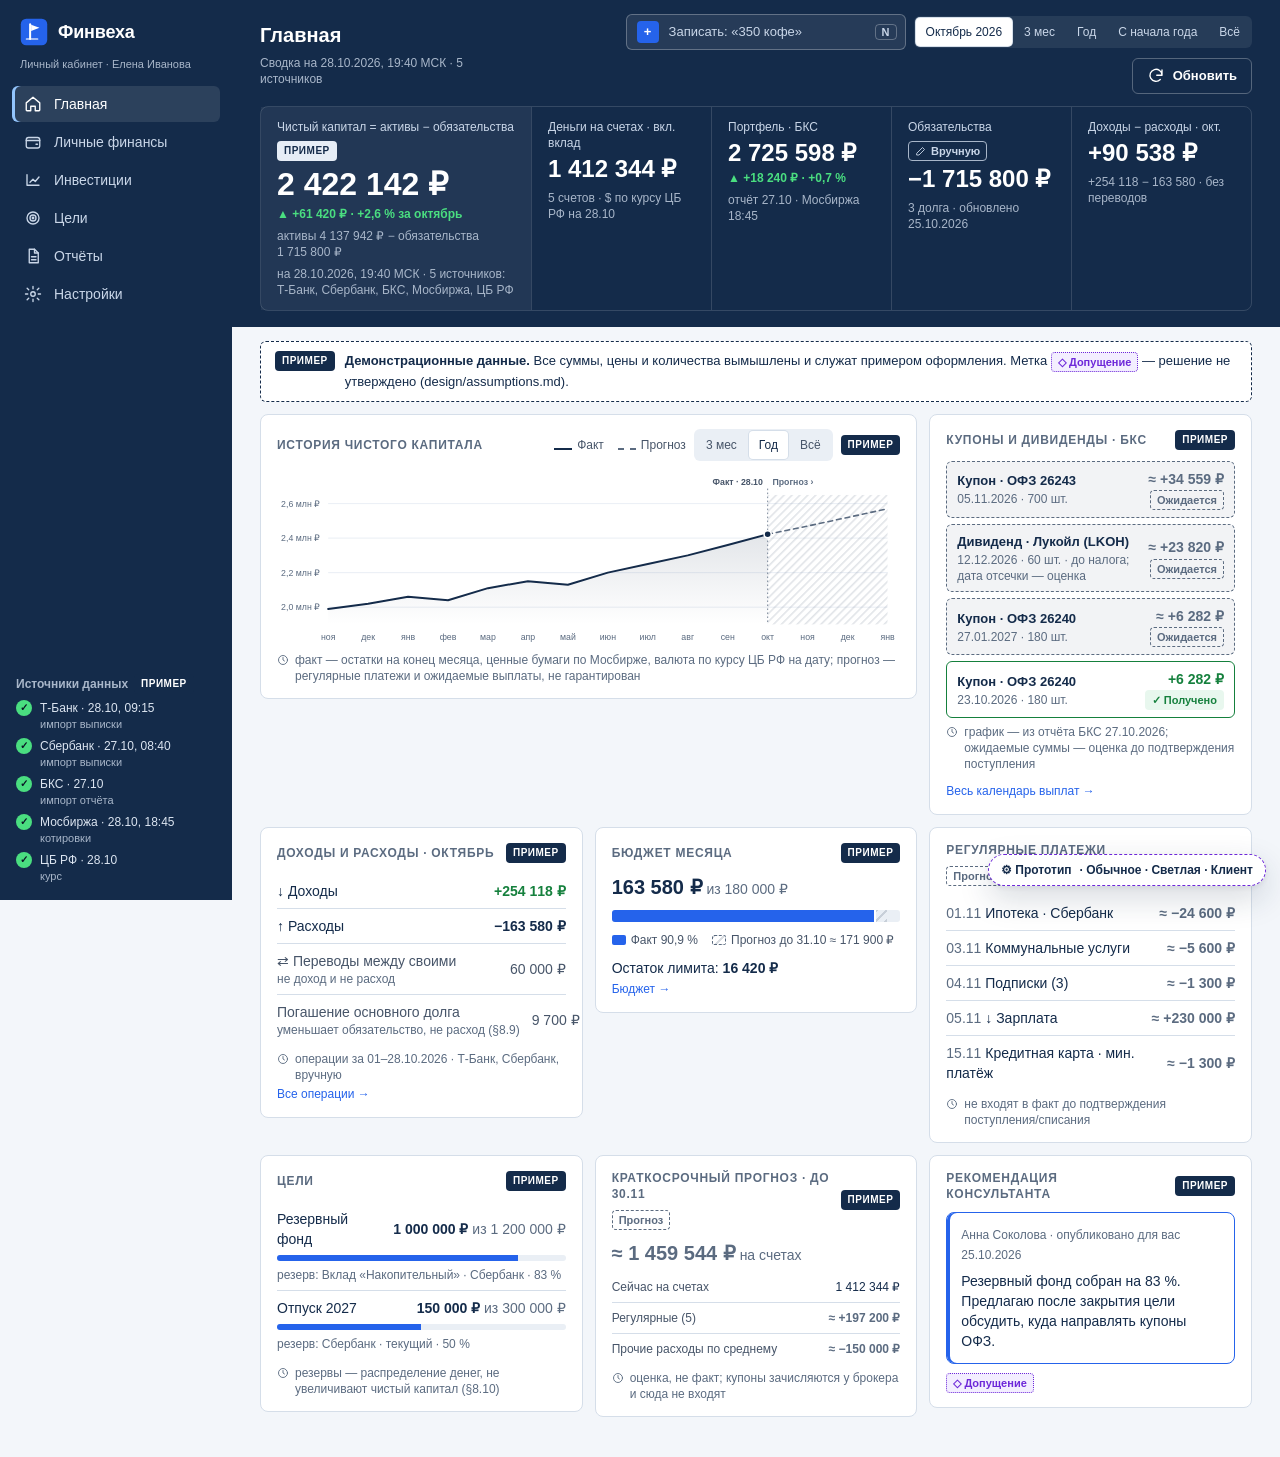
<file: index.html>
<!doctype html>
<html lang="ru" data-theme="light">
<head>
<meta charset="utf-8">
<meta name="viewport" content="width=device-width,initial-scale=1">
<meta name="color-scheme" content="light dark">
<title>Финвеха — прототип</title>
<link rel="icon" href="design/logo/finvekha_mark.svg" type="image/svg+xml">
<link rel="stylesheet" href="design/tokens.css">
<link rel="stylesheet" href="app.css">
</head>
<body>
<!-- Кликабельный прототип «Финвеха» · направление Б · только демо-данные.
     Навигация: #/home, #/quick, #/operations, #/budget, #/import, #/import/broker, #/portfolio, #/bond/26238,
     #/payouts, #/goals, #/goals/new, #/liabilities, #/liabilities/new, #/report, #/accounts, #/settings;
     консультант (?role=consultant): #/clients, #/clients/ivanova, #/tasks, #/recommendations, #/client-reports.
     Параметры: ?state=loading|empty|stale|partial|error|offline|success|confirm &theme=dark &role=consultant -->
<div id="root"><noscript>Для прототипа нужен JavaScript.</noscript></div>
<div id="layers"></div>
<script src="config.js"></script>
<script src="data/demo.js"></script>
<script src="app.js"></script>
<script src="screens1.js"></script>
<script src="screens2.js"></script>
<script src="screens3.js"></script>
</body>
</html>
</file>
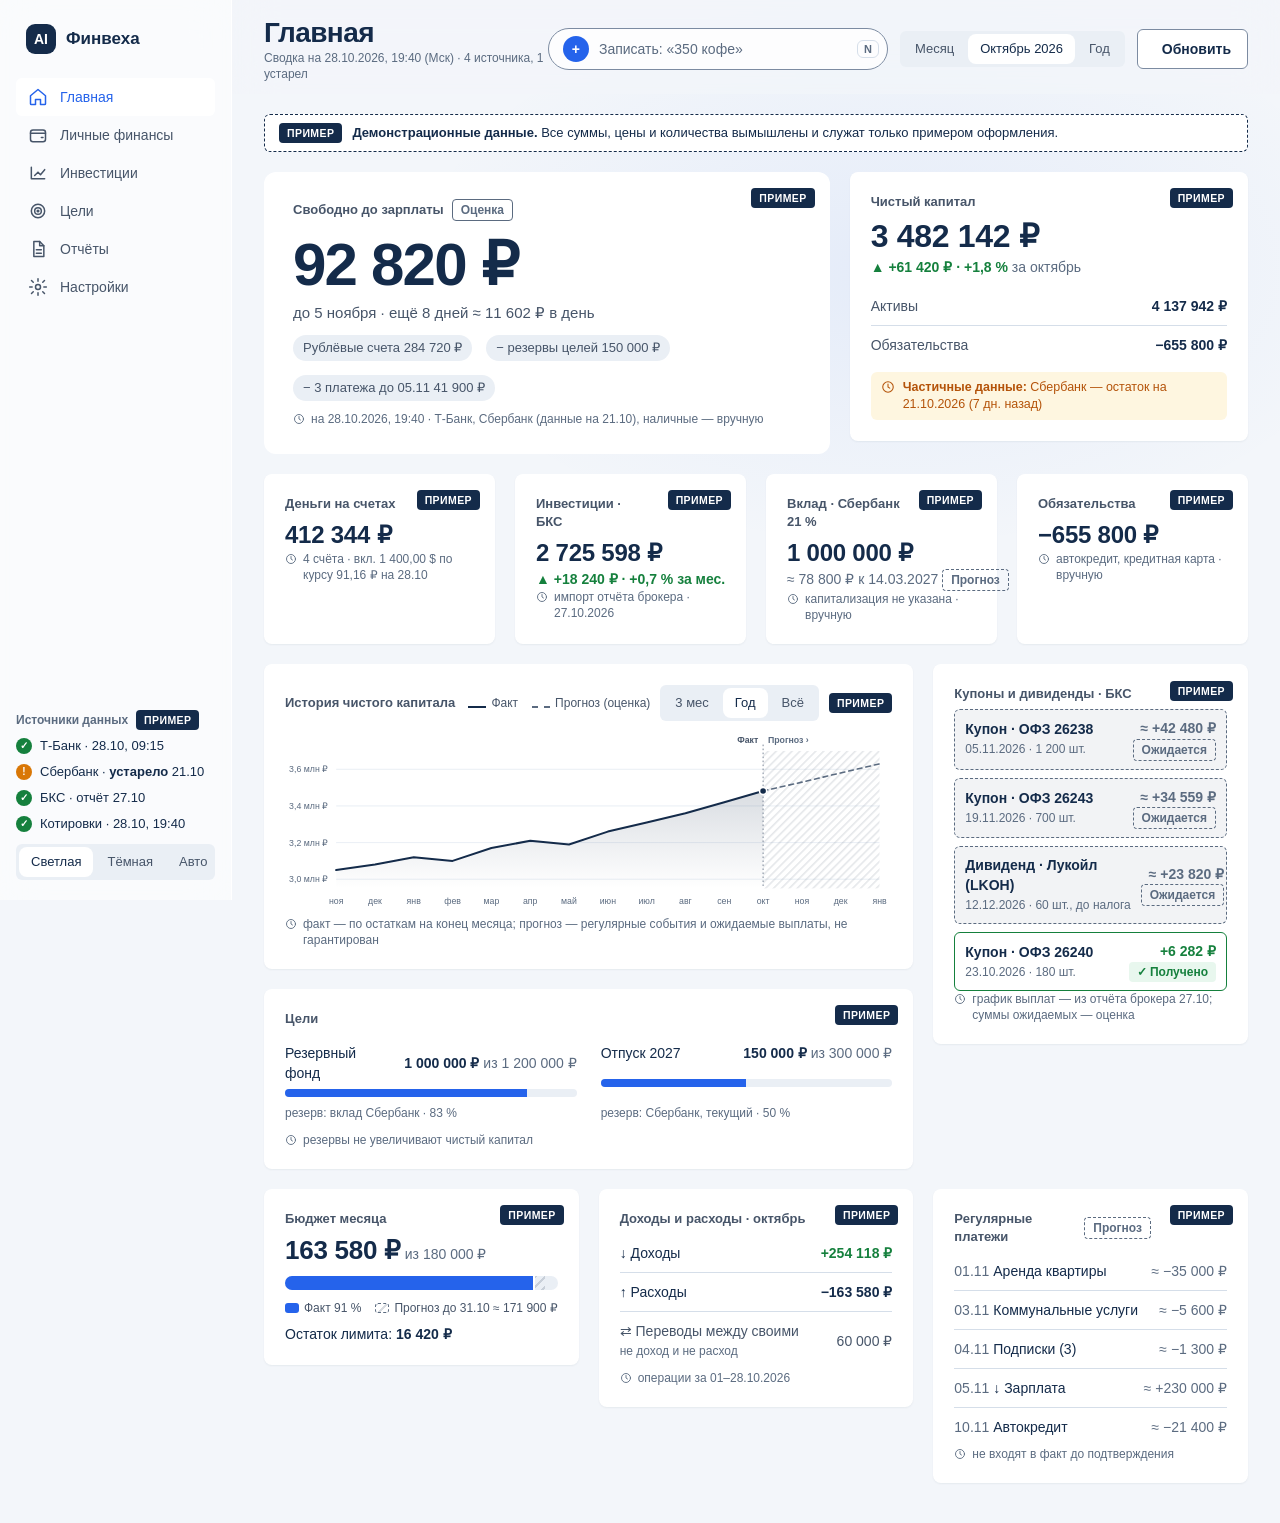
<file: directions/dashboard_A.html>
<!doctype html><html lang="ru" data-theme="light"><head><meta charset="utf-8"><meta name="viewport" content="width=device-width,initial-scale=1">
<title>Финвеха — направление A: Светлый воздушный (образец, демо-данные)</title>
<link rel="stylesheet" href="../../design/tokens.css"><link rel="stylesheet" href="common.css"><style>
body{background:var(--color-bg);background-image:var(--color-bg-gradient),radial-gradient(700px 400px at 70% 30%,rgba(37,99,235,.07),transparent 70%);background-attachment:fixed}
.sb{background:rgba(255,255,255,.55);-webkit-backdrop-filter:blur(20px);backdrop-filter:blur(20px);border-right:1px solid rgba(255,255,255,.9)}
.brand .logo{background:var(--palette-navy);color:#fff}
.nav a{color:var(--color-text-secondary)} .nav a.on{background:var(--color-surface);color:var(--color-accent);box-shadow:var(--shadow-sm)}
main{padding:0 32px 40px;display:flex;flex-direction:column;gap:20px}
.top{position:sticky;top:0;z-index:5;display:flex;justify-content:space-between;align-items:center;padding:16px 0 12px;margin:0 -32px;padding-left:32px;padding-right:32px;background:rgba(243,246,250,.7);-webkit-backdrop-filter:blur(20px);backdrop-filter:blur(20px)}
.top h1{font-size:28px;line-height:34px;font-weight:700;letter-spacing:-.02em}
.top-r{display:flex;gap:12px;align-items:center}
.top .quick{background:rgba(255,255,255,.8)}
.card{border-radius:var(--radius-lg);box-shadow:var(--shadow-md);border:1px solid rgba(255,255,255,.9)}
.hero{background:var(--color-glass);-webkit-backdrop-filter:blur(var(--glass-blur)) saturate(160%);backdrop-filter:blur(var(--glass-blur)) saturate(160%);box-shadow:var(--shadow-glass);border-radius:var(--radius-xl);padding:26px 28px;display:flex;flex-direction:column;gap:6px}
.hero-num{font-size:60px;line-height:64px;font-weight:700;letter-spacing:-.03em;color:var(--color-text)}
.hero-sub{font-size:15px;color:var(--color-text-secondary)}
.free-formula{display:flex;gap:14px;font-size:13px;color:var(--color-text-secondary);margin:6px 0 4px;flex-wrap:wrap}
.free-formula span{background:var(--color-surface-sunken);padding:3px 10px;border-radius:999px}
.g{display:grid;grid-template-columns:repeat(12,1fr);gap:20px}
.s3{grid-column:span 3}.s4{grid-column:span 4}.s5{grid-column:span 5}.s7{grid-column:span 7}.s8{grid-column:span 8}
.kpi-card .kpi{font-size:24px}
.nw .kpi{font-size:32px;line-height:38px}
</style></head>
<body class="dir-A"><div class="app"><aside class="sb"><div class="brand"><span class="logo">AI</span><span>Финвеха</span></div><nav class="nav" aria-label="Основная навигация"><a href="#" class="on" aria-current=page><svg viewBox="0 0 24 24" fill="none" stroke="currentColor" stroke-width="1.8" stroke-linecap="round" stroke-linejoin="round" class="" aria-hidden="true"><path d="M3 10.5 12 3l9 7.5V20a1 1 0 0 1-1 1h-5v-6H9v6H4a1 1 0 0 1-1-1z"/></svg><span>Главная</span></a><a href="#" class="" ><svg viewBox="0 0 24 24" fill="none" stroke="currentColor" stroke-width="1.8" stroke-linecap="round" stroke-linejoin="round" class="" aria-hidden="true"><rect x="3" y="6" width="18" height="14" rx="3"/><path d="M3 10h18M16 15h2"/></svg><span>Личные финансы</span></a><a href="#" class="" ><svg viewBox="0 0 24 24" fill="none" stroke="currentColor" stroke-width="1.8" stroke-linecap="round" stroke-linejoin="round" class="" aria-hidden="true"><path d="M4 19V5M4 19h16M8 15l4-4 3 3 5-6"/></svg><span>Инвестиции</span></a><a href="#" class="" ><svg viewBox="0 0 24 24" fill="none" stroke="currentColor" stroke-width="1.8" stroke-linecap="round" stroke-linejoin="round" class="" aria-hidden="true"><circle cx="12" cy="12" r="8"/><circle cx="12" cy="12" r="4"/><circle cx="12" cy="12" r="1"/></svg><span>Цели</span></a><a href="#" class="" ><svg viewBox="0 0 24 24" fill="none" stroke="currentColor" stroke-width="1.8" stroke-linecap="round" stroke-linejoin="round" class="" aria-hidden="true"><path d="M7 3h7l5 5v13H7z"/><path d="M14 3v5h5M10 13h6M10 17h6"/></svg><span>Отчёты</span></a><a href="#" class="" ><svg viewBox="0 0 24 24" fill="none" stroke="currentColor" stroke-width="1.8" stroke-linecap="round" stroke-linejoin="round" class="" aria-hidden="true"><circle cx="12" cy="12" r="3"/><path d="M12 2v3M12 19v3M4.2 4.2l2.1 2.1M17.7 17.7l2.1 2.1M2 12h3M19 12h3M4.2 19.8l2.1-2.1M17.7 6.3l2.1-2.1"/></svg><span>Настройки</span></a></nav><div class="sb-foot"><div class="src-mini"><div class="t3" style="font-weight:600;font-size:12px">Источники данных <span class="bdg bdg-demo" title="Демонстрационные данные">Пример</span></div><div><span class="st ok">✓</span>Т-Банк · 28.10, 09:15</div><div><span class="st stale">!</span><span>Сбербанк · <b>устарело</b> 21.10</span></div><div><span class="st ok">✓</span>БКС · отчёт 27.10</div><div><span class="st ok">✓</span>Котировки · 28.10, 19:40</div></div><div class="seg" role="radiogroup" aria-label="Тема"><span class="on">Светлая</span><span>Тёмная</span><span>Авто</span></div></div></aside><main><header class="top"><div><h1>Главная</h1><div class="stamp">Сводка на 28.10.2026, 19:40 (Мск) · 4 источника, 1 устарел</div></div><div class="top-r"><div class="quick" role="button" aria-label="Записать операцию одной строкой"><span class="plus">+</span>Записать: «350 кофе»<kbd>N</kbd></div><div class="seg"><span>Месяц</span><span class="on">Октябрь 2026</span><span>Год</span></div><button class="btn"><svg viewBox="0 0 24 24" fill="none" stroke="currentColor" stroke-width="1.8" stroke-linecap="round" stroke-linejoin="round" class="" aria-hidden="true"><path d="M20 11a8 8 0 1 0-2.3 5.7M20 4v7h-7"/></svg>Обновить</button></div></header><div class="demo-banner"><span class="bdg bdg-demo" title="Демонстрационные данные">Пример</span><span><b>Демонстрационные данные.</b> Все суммы, цены и количества вымышлены и служат только примером оформления.</span></div>
<div class="g"><div class="s7" style="display:flex"><section class="card hero" style="flex:1"><div class="corner"><span class="bdg bdg-demo" title="Демонстрационные данные">Пример</span></div><h3>Свободно до зарплаты <span class="bdg bdg-est" title="Расчётная величина, включает плановые платежи">Оценка</span></h3><div class="hero-num num">92 820 ₽</div><div class="hero-sub">до 5 ноября · ещё 8 дней ≈ 11 602 ₽ в день</div><div class="free-formula num"><span>Рублёвые счета 284 720 ₽</span><span>− резервы целей 150 000 ₽</span><span>− 3 платежа до 05.11 41 900 ₽</span></div><div class="stamp"><svg viewBox="0 0 24 24" fill="none" stroke="currentColor" stroke-width="1.8" stroke-linecap="round" stroke-linejoin="round" class="" aria-hidden="true"><circle cx="12" cy="12" r="9"/><path d="M12 7v5l3 2"/></svg><span>на 28.10.2026, 19:40 · Т-Банк, Сбербанк (данные на 21.10), наличные — вручную</span></div></section></div><div class="s5"><section class="card nw"><div class="corner"><span class="bdg bdg-demo" title="Демонстрационные данные">Пример</span></div><h3>Чистый капитал</h3><div class="kpi num">3 482 142 ₽</div><div class="num" style="margin:2px 0 10px"><span class="up" aria-label="рост">▲ +61 420 ₽ · +1,8 %</span> <span class="t3">за октябрь</span></div><ul class="list num"><li><span class="muted">Активы</span><b>4 137 942 ₽</b></li><li><span class="muted">Обязательства</span><b>−655 800 ₽</b></li></ul><div class="warnline" style="margin-top:8px"><svg viewBox="0 0 24 24" fill="none" stroke="currentColor" stroke-width="1.8" stroke-linecap="round" stroke-linejoin="round" class="" aria-hidden="true"><circle cx="12" cy="12" r="9"/><path d="M12 7v5l3 2"/></svg><span><b>Частичные данные:</b> Сбербанк — остаток на 21.10.2026 (7 дн. назад)</span></div></section></div></div>
<div class="g"><section class="card s3 kpi-card"><div class="corner"><span class="bdg bdg-demo" title="Демонстрационные данные">Пример</span></div><h3>Деньги на счетах</h3><div class="kpi num">412 344 ₽</div><div class="stamp"><svg viewBox="0 0 24 24" fill="none" stroke="currentColor" stroke-width="1.8" stroke-linecap="round" stroke-linejoin="round" class="" aria-hidden="true"><circle cx="12" cy="12" r="9"/><path d="M12 7v5l3 2"/></svg><span>4 счёта · вкл. 1 400,00 $ по курсу 91,16 ₽ на 28.10</span></div></section><section class="card s3 kpi-card"><div class="corner"><span class="bdg bdg-demo" title="Демонстрационные данные">Пример</span></div><h3>Инвестиции · БКС</h3><div class="kpi num">2 725 598 ₽</div><div class="num up" aria-label="рост">▲ +18 240 ₽ · +0,7 % за мес.</div><div class="stamp"><svg viewBox="0 0 24 24" fill="none" stroke="currentColor" stroke-width="1.8" stroke-linecap="round" stroke-linejoin="round" class="" aria-hidden="true"><circle cx="12" cy="12" r="9"/><path d="M12 7v5l3 2"/></svg><span>импорт отчёта брокера · 27.10.2026</span></div></section><section class="card s3 kpi-card"><div class="corner"><span class="bdg bdg-demo" title="Демонстрационные данные">Пример</span></div><h3>Вклад · Сбербанк 21 %</h3><div class="kpi num">1 000 000 ₽</div><div class="num" style="color:var(--color-forecast)">≈ 78 800 ₽ к 14.03.2027 <span class="bdg bdg-fc">Прогноз</span></div><div class="stamp"><svg viewBox="0 0 24 24" fill="none" stroke="currentColor" stroke-width="1.8" stroke-linecap="round" stroke-linejoin="round" class="" aria-hidden="true"><circle cx="12" cy="12" r="9"/><path d="M12 7v5l3 2"/></svg><span>капитализация не указана · вручную</span></div></section><section class="card s3 kpi-card"><div class="corner"><span class="bdg bdg-demo" title="Демонстрационные данные">Пример</span></div><h3>Обязательства</h3><div class="kpi num">−655 800 ₽</div><div class="stamp"><svg viewBox="0 0 24 24" fill="none" stroke="currentColor" stroke-width="1.8" stroke-linecap="round" stroke-linejoin="round" class="" aria-hidden="true"><circle cx="12" cy="12" r="9"/><path d="M12 7v5l3 2"/></svg><span>автокредит, кредитная карта · вручную</span></div></section></div>
<div class="g"><div class="s8" style="display:flex;flex-direction:column;gap:20px"><section class="card chart-card"><div class="row" style="margin-bottom:6px"><h3 style="margin:0">История чистого капитала</h3><div class="row" style="gap:10px"><div class="legend"><span><i class="sw line"></i>Факт</span><span><i class="sw dline"></i>Прогноз (оценка)</span></div><div class="seg"><span>3 мес</span><span class="on">Год</span><span>Всё</span></div><span class="bdg bdg-demo" title="Демонстрационные данные">Пример</span></div></div><svg class="chart" viewBox="0 0 760 230" width="100%" role="img" aria-label="Чистый капитал: факт за 12 месяцев и прогноз на 3 месяца (пример)"><defs><pattern id="hatch-a" width="7" height="7" patternUnits="userSpaceOnUse" patternTransform="rotate(45)"><rect width="2" height="7" class="hatch-line"/></pattern><linearGradient id="g-a" x1="0" y1="0" x2="0" y2="1"><stop offset="0" class="area-stop1"/><stop offset="1" class="area-stop2"/></linearGradient></defs><line x1="64" x2="744" y1="190.5" y2="190.5" class="grid"/><text x="54" y="194.5" text-anchor="end" class="axis">3,0 млн ₽</text><line x1="64" x2="744" y1="144.7" y2="144.7" class="grid"/><text x="54" y="148.7" text-anchor="end" class="axis">3,2 млн ₽</text><line x1="64" x2="744" y1="98.8" y2="98.8" class="grid"/><text x="54" y="102.8" text-anchor="end" class="axis">3,4 млн ₽</text><line x1="64" x2="744" y1="52.9" y2="52.9" class="grid"/><text x="54" y="56.9" text-anchor="end" class="axis">3,6 млн ₽</text><rect x="598.3" y="30" width="145.7" height="172" fill="url(#hatch-a)" class="fc-zone"/><path d="M64.0,202.0 L64.0,179.1 L112.6,172.2 L161.1,163.0 L209.7,167.6 L258.3,151.5 L306.9,142.4 L355.4,147.0 L404.0,130.9 L452.6,119.4 L501.1,108.0 L549.7,94.2 L598.3,80.0 L598.3,202.0 Z" fill="url(#g-a)"/><polyline points="64.0,179.1 112.6,172.2 161.1,163.0 209.7,167.6 258.3,151.5 306.9,142.4 355.4,147.0 404.0,130.9 452.6,119.4 501.1,108.0 549.7,94.2 598.3,80.0" class="line-fact"/><polyline points="598.3,80.0 646.9,69.0 695.4,57.5 744.0,46.1" class="line-fc"/><line x1="598.3" x2="598.3" y1="22" y2="202" class="today"/><text x="592.3" y="20" text-anchor="end" class="lbl-fact">Факт</text><text x="604.3" y="20" class="lbl-fc">Прогноз ›</text><circle cx="598.3" cy="80.0" r="4.5" class="dot"/><text x="64.0" y="222" text-anchor="middle" class="axis">ноя</text><text x="112.6" y="222" text-anchor="middle" class="axis">дек</text><text x="161.1" y="222" text-anchor="middle" class="axis">янв</text><text x="209.7" y="222" text-anchor="middle" class="axis">фев</text><text x="258.3" y="222" text-anchor="middle" class="axis">мар</text><text x="306.9" y="222" text-anchor="middle" class="axis">апр</text><text x="355.4" y="222" text-anchor="middle" class="axis">май</text><text x="404.0" y="222" text-anchor="middle" class="axis">июн</text><text x="452.6" y="222" text-anchor="middle" class="axis">июл</text><text x="501.1" y="222" text-anchor="middle" class="axis">авг</text><text x="549.7" y="222" text-anchor="middle" class="axis">сен</text><text x="598.3" y="222" text-anchor="middle" class="axis">окт</text><text x="646.9" y="222" text-anchor="middle" class="axis fc">ноя</text><text x="695.4" y="222" text-anchor="middle" class="axis fc">дек</text><text x="744.0" y="222" text-anchor="middle" class="axis fc">янв</text></svg><div class="stamp"><svg viewBox="0 0 24 24" fill="none" stroke="currentColor" stroke-width="1.8" stroke-linecap="round" stroke-linejoin="round" class="" aria-hidden="true"><circle cx="12" cy="12" r="9"/><path d="M12 7v5l3 2"/></svg><span>факт — по остаткам на конец месяца; прогноз — регулярные события и ожидаемые выплаты, не гарантирован</span></div></section><section class="card"><div class="corner"><span class="bdg bdg-demo" title="Демонстрационные данные">Пример</span></div><h3>Цели</h3><ul class="list goals-h"><li style="flex-direction:column;align-items:stretch;gap:6px"><div class="row"><span>Резервный фонд</span><span class="num"><b>1 000 000 ₽</b> <span class="t3">из 1 200 000 ₽</span></span></div><div class="bar" style="height:8px"><div class="fact" style="width:83%"></div></div><div class="t3" style="font-size:12px">резерв: вклад Сбербанк · 83 %</div></li><li style="flex-direction:column;align-items:stretch;gap:6px"><div class="row"><span>Отпуск 2027</span><span class="num"><b>150 000 ₽</b> <span class="t3">из 300 000 ₽</span></span></div><div class="bar" style="height:8px"><div class="fact" style="width:50%"></div></div><div class="t3" style="font-size:12px">резерв: Сбербанк, текущий · 50 %</div></li></ul><div class="stamp"><svg viewBox="0 0 24 24" fill="none" stroke="currentColor" stroke-width="1.8" stroke-linecap="round" stroke-linejoin="round" class="" aria-hidden="true"><circle cx="12" cy="12" r="9"/><path d="M12 7v5l3 2"/></svg><span>резервы не увеличивают чистый капитал</span></div></section></div><div class="s4"><section class="card"><div class="corner"><span class="bdg bdg-demo" title="Демонстрационные данные">Пример</span></div><h3>Купоны и дивиденды · БКС</h3><div class="events"><div class="ev-fc"><div><div style="font-weight:600">Купон · ОФЗ 26238</div><div class="t3 num" style="font-size:12px">05.11.2026 · 1 200 шт.</div></div><div style="text-align:right"><div class="num" style="color:var(--color-forecast);font-weight:600">≈ +42 480 ₽</div><span class="bdg bdg-fc">Ожидается</span></div></div><div class="ev-fc"><div><div style="font-weight:600">Купон · ОФЗ 26243</div><div class="t3 num" style="font-size:12px">19.11.2026 · 700 шт.</div></div><div style="text-align:right"><div class="num" style="color:var(--color-forecast);font-weight:600">≈ +34 559 ₽</div><span class="bdg bdg-fc">Ожидается</span></div></div><div class="ev-fc"><div><div style="font-weight:600">Дивиденд · Лукойл (LKOH)</div><div class="t3 num" style="font-size:12px">12.12.2026 · 60 шт., до налога</div></div><div style="text-align:right"><div class="num" style="color:var(--color-forecast);font-weight:600">≈ +23 820 ₽</div><span class="bdg bdg-fc">Ожидается</span></div></div><div class="ev-fact"><div><div style="font-weight:600">Купон · ОФЗ 26240</div><div class="t3 num" style="font-size:12px">23.10.2026 · 180 шт.</div></div><div style="text-align:right"><div class="num up">+6 282 ₽</div><span class="bdg bdg-ok">✓ Получено</span></div></div></div><div class="stamp"><svg viewBox="0 0 24 24" fill="none" stroke="currentColor" stroke-width="1.8" stroke-linecap="round" stroke-linejoin="round" class="" aria-hidden="true"><circle cx="12" cy="12" r="9"/><path d="M12 7v5l3 2"/></svg><span>график выплат — из отчёта брокера 27.10; суммы ожидаемых — оценка</span></div></section></div></div>
<div class="g"><div class="s4"><section class="card"><div class="corner"><span class="bdg bdg-demo" title="Демонстрационные данные">Пример</span></div><h3>Бюджет месяца</h3><div class="row num" style="align-items:baseline"><div><span class="kpi">163 580 ₽</span> <span class="t3">из 180 000 ₽</span></div></div><div class="bar" style="margin:10px 0 8px" role="img" aria-label="Потрачено 91 процентов, прогноз ещё 5"><div class="fact" style="width:90.9%"></div><div class="fc" style="width:4.6%"></div></div><div class="legend num"><span><i class="sw f"></i>Факт 91 %</span><span><i class="sw p"></i>Прогноз до 31.10 ≈ 171 900 ₽</span></div><div class="num" style="margin-top:6px">Остаток лимита: <b>16 420 ₽</b></div></section></div><div class="s4"><section class="card"><div class="corner"><span class="bdg bdg-demo" title="Демонстрационные данные">Пример</span></div><h3>Доходы и расходы · октябрь</h3><ul class="list num"><li><span>↓ Доходы</span><b class="up">+254 118 ₽</b></li><li><span>↑ Расходы</span><b>−163 580 ₽</b></li><li><span class="neutral">⇄ Переводы между своими<div class="t3" style="font-size:12px">не доход и не расход</div></span><span class="neutral">60 000 ₽</span></li></ul><div class="stamp"><svg viewBox="0 0 24 24" fill="none" stroke="currentColor" stroke-width="1.8" stroke-linecap="round" stroke-linejoin="round" class="" aria-hidden="true"><circle cx="12" cy="12" r="9"/><path d="M12 7v5l3 2"/></svg><span>операции за 01–28.10.2026</span></div></section></div><div class="s4"><section class="card"><div class="corner"><span class="bdg bdg-demo" title="Демонстрационные данные">Пример</span></div><h3>Регулярные платежи <span class="bdg bdg-fc">Прогноз</span></h3><ul class="list"><li><span><span class="t3 num">01.11</span> Аренда квартиры</span><span class="num" style="color:var(--color-forecast)">≈ −35 000 ₽</span></li><li><span><span class="t3 num">03.11</span> Коммунальные услуги</span><span class="num" style="color:var(--color-forecast)">≈ −5 600 ₽</span></li><li><span><span class="t3 num">04.11</span> Подписки (3)</span><span class="num" style="color:var(--color-forecast)">≈ −1 300 ₽</span></li><li class="salary"><span><span class="t3 num">05.11</span> ↓ Зарплата</span><span class="num" style="color:var(--color-forecast)">≈ +230 000 ₽</span></li><li><span><span class="t3 num">10.11</span> Автокредит</span><span class="num" style="color:var(--color-forecast)">≈ −21 400 ₽</span></li></ul><div class="stamp"><svg viewBox="0 0 24 24" fill="none" stroke="currentColor" stroke-width="1.8" stroke-linecap="round" stroke-linejoin="round" class="" aria-hidden="true"><circle cx="12" cy="12" r="9"/><path d="M12 7v5l3 2"/></svg><span>не входят в факт до подтверждения</span></div></section></div></div>
</main></div></body></html>
</file>
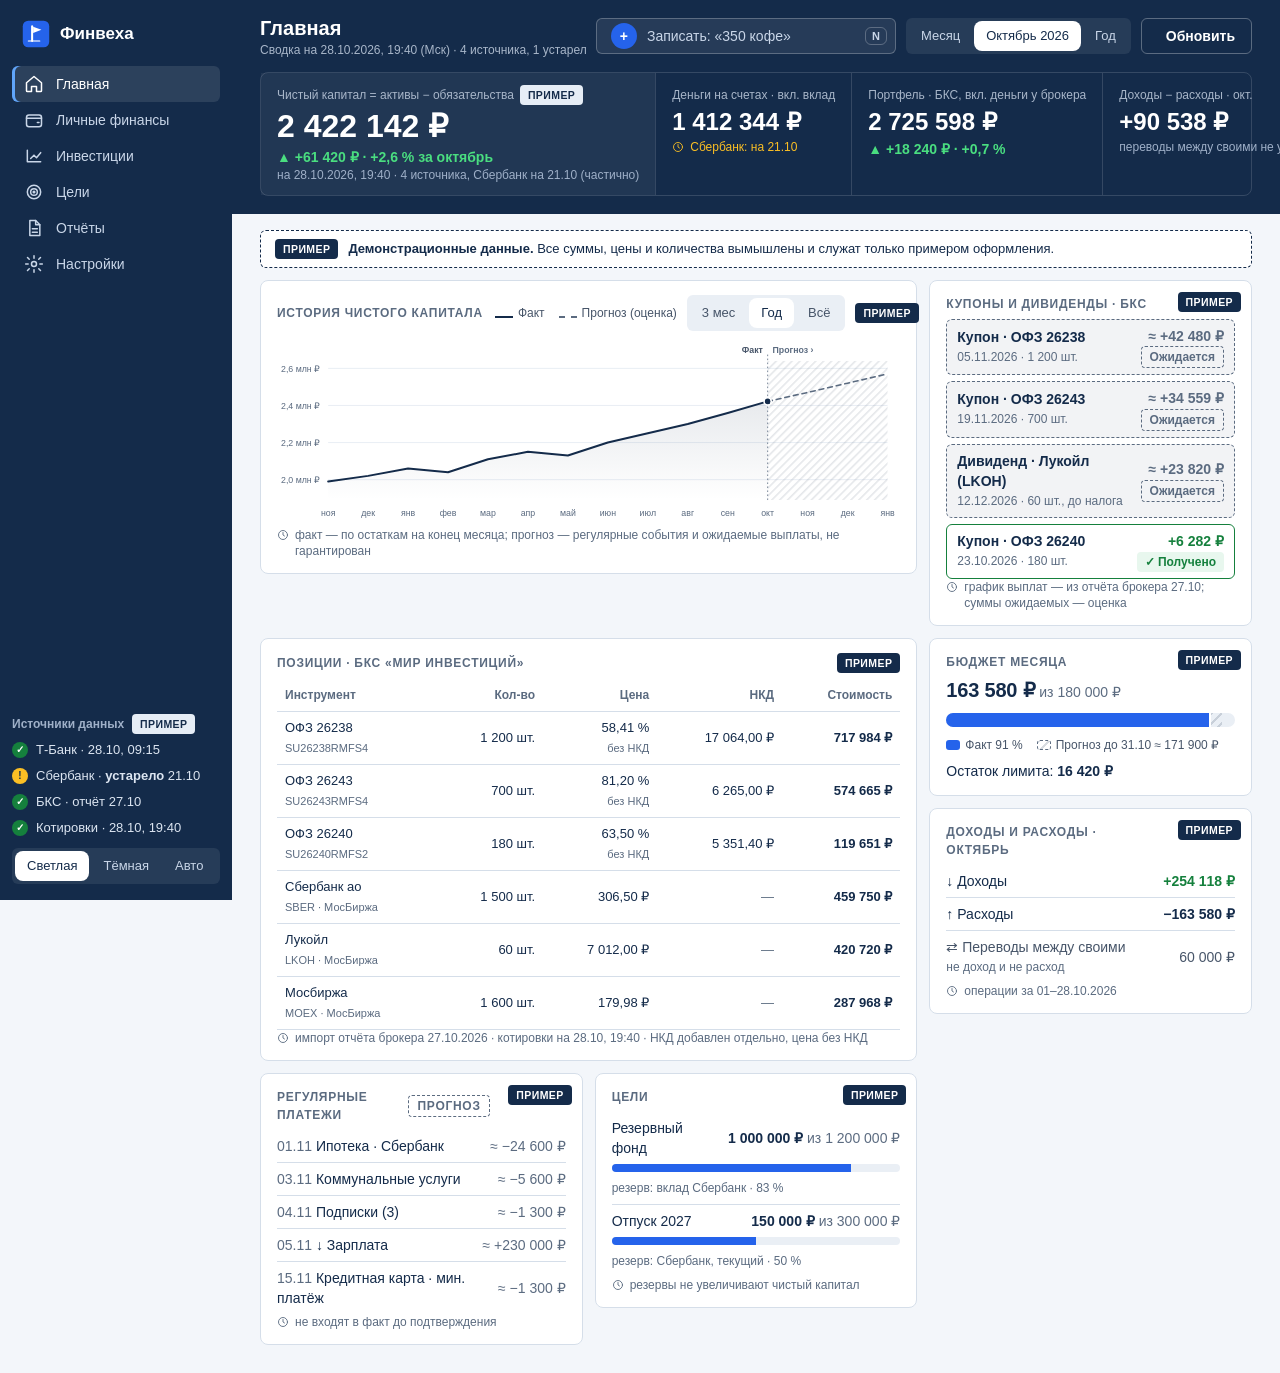
<file: directions/dashboard_B.html>
<!doctype html><html lang="ru" data-theme="light"><head><meta charset="utf-8"><meta name="viewport" content="width=device-width,initial-scale=1">
<title>Финвеха — направление B: Строгий тёмно-синий (образец, демо-данные)</title>
<link rel="stylesheet" href="../../design/tokens.css"><link rel="stylesheet" href="common.css"><style>
body{font-size:14px;line-height:20px}
.sb{background:var(--palette-navy);color:#C9D6E8;padding:16px 12px}
.brand{color:#fff;padding-bottom:14px}.brand .logo-svg{display:inline-flex}
.nav a{color:#C9D6E8;border-radius:6px;padding:8px 12px}.nav a.on{background:rgba(255,255,255,.10);color:#fff;box-shadow:inset 3px 0 0 #60A5FA}
.sb .t3{color:#9FB0C8!important}.sb .src-mini div{color:#DCE5F1}
.sb .seg{background:rgba(255,255,255,.08)}.sb .seg span{color:#C9D6E8}.sb .seg span.on{background:#fff;color:#142B4A}
.sb .bdg-demo{background:#E6EDF6;color:#142B4A}
.sb .st.stale{background:#FBBF24;color:#142B4A}
main{display:flex;flex-direction:column;min-width:0}
.band{background:#142B4A;color:#fff;padding:0 28px 18px}
.top{display:flex;justify-content:space-between;align-items:center;padding:14px 0}
.top h1{font-size:20px;line-height:28px;font-weight:600}
.top .stamp{color:#A8B6C9}
.top-r{display:flex;gap:10px;align-items:center}
.band .quick{background:rgba(255,255,255,.08);border-color:rgba(255,255,255,.25);color:#C9D6E8;border-radius:6px;height:36px;min-width:300px}
.band .quick kbd{border-color:rgba(255,255,255,.25);color:#C9D6E8}
.band .seg{background:rgba(255,255,255,.08)}.band .seg span{color:#C9D6E8}.band .seg span.on{background:#fff;color:#142B4A}
.band .btn{background:transparent;color:#fff;border-color:rgba(255,255,255,.3);height:36px;border-radius:6px}
.strip{display:grid;grid-template-columns:1.35fr 1fr 1fr 1fr 1fr;border:1px solid rgba(255,255,255,.14);border-radius:8px}
.strip>div{padding:12px 16px;border-left:1px solid rgba(255,255,255,.14);position:relative}
.strip>div:first-child{border-left:0;background:rgba(255,255,255,.06)}
.strip .lbl{font-size:12px;color:#A8B6C9;display:flex;gap:6px;align-items:center}
.strip .v{font-size:24px;line-height:30px;font-weight:600;color:#fff;margin:2px 0}
.strip .first .v{font-size:32px;line-height:38px}
.strip .stamp{color:#9FB0C8}.strip .stamp.stale{color:#FBBF24}
.strip .bdg-demo{background:#E6EDF6;color:#142B4A}
.strip .bdg-est{border-color:#A8B6C9;color:#C9D6E8}
.strip .up{color:#4ADE80}.strip .bdg-fc{border-color:#A8B6C9;color:#C9D6E8}
.content{padding:16px 28px 28px;display:grid;grid-template-columns:repeat(12,1fr);gap:12px}
.card{border-radius:8px;border:1px solid var(--color-divider);padding:14px 16px;box-shadow:none}
.card h3{font-size:12px;text-transform:uppercase;letter-spacing:.06em;color:var(--color-text-tertiary)}
.card .corner{top:10px;right:10px}
.kpi{font-size:20px;line-height:26px}
.s8{grid-column:span 8}.s4{grid-column:span 4}.s3{grid-column:span 3}
.events{gap:6px}.ev-fc,.ev-fact{padding:6px 10px;border-radius:6px}
.list li{padding:6px 0}
td{padding:6px 8px;font-size:13px}
.chart .line-fact{stroke:#142B4A}.chart .dot{fill:#142B4A}.chart .area-stop1{stop-color:#142B4A;stop-opacity:.10}
.sw.line{border-top-color:#142B4A}
</style></head>
<body class="dir-B"><div class="app"><aside class="sb"><div class="brand"><span class="logo-svg" aria-hidden="true"><svg width="28" height="28" viewBox="0 0 36 36"><rect x="1" y="1" width="34" height="34" rx="7" fill="#2563EB"/><path d="M13 8v19" stroke="#fff" stroke-width="2.6" stroke-linecap="round"/><path d="M14.3 8.6 25 12.6l-10.7 4z" fill="#fff"/><path d="M8.5 27h14" stroke="#fff" stroke-width="2.2" stroke-linecap="round" opacity=".75"/></svg></span><span>Финвеха</span></div><nav class="nav" aria-label="Основная навигация"><a href="#" class="on" aria-current=page><svg viewBox="0 0 24 24" fill="none" stroke="currentColor" stroke-width="1.8" stroke-linecap="round" stroke-linejoin="round" class="" aria-hidden="true"><path d="M3 10.5 12 3l9 7.5V20a1 1 0 0 1-1 1h-5v-6H9v6H4a1 1 0 0 1-1-1z"/></svg><span>Главная</span></a><a href="#" class="" ><svg viewBox="0 0 24 24" fill="none" stroke="currentColor" stroke-width="1.8" stroke-linecap="round" stroke-linejoin="round" class="" aria-hidden="true"><rect x="3" y="6" width="18" height="14" rx="3"/><path d="M3 10h18M16 15h2"/></svg><span>Личные финансы</span></a><a href="#" class="" ><svg viewBox="0 0 24 24" fill="none" stroke="currentColor" stroke-width="1.8" stroke-linecap="round" stroke-linejoin="round" class="" aria-hidden="true"><path d="M4 19V5M4 19h16M8 15l4-4 3 3 5-6"/></svg><span>Инвестиции</span></a><a href="#" class="" ><svg viewBox="0 0 24 24" fill="none" stroke="currentColor" stroke-width="1.8" stroke-linecap="round" stroke-linejoin="round" class="" aria-hidden="true"><circle cx="12" cy="12" r="8"/><circle cx="12" cy="12" r="4"/><circle cx="12" cy="12" r="1"/></svg><span>Цели</span></a><a href="#" class="" ><svg viewBox="0 0 24 24" fill="none" stroke="currentColor" stroke-width="1.8" stroke-linecap="round" stroke-linejoin="round" class="" aria-hidden="true"><path d="M7 3h7l5 5v13H7z"/><path d="M14 3v5h5M10 13h6M10 17h6"/></svg><span>Отчёты</span></a><a href="#" class="" ><svg viewBox="0 0 24 24" fill="none" stroke="currentColor" stroke-width="1.8" stroke-linecap="round" stroke-linejoin="round" class="" aria-hidden="true"><circle cx="12" cy="12" r="3"/><path d="M12 2v3M12 19v3M4.2 4.2l2.1 2.1M17.7 17.7l2.1 2.1M2 12h3M19 12h3M4.2 19.8l2.1-2.1M17.7 6.3l2.1-2.1"/></svg><span>Настройки</span></a></nav><div class="sb-foot"><div class="src-mini"><div class="t3" style="font-weight:600;font-size:12px">Источники данных <span class="bdg bdg-demo" title="Демонстрационные данные">Пример</span></div><div><span class="st ok">✓</span>Т-Банк · 28.10, 09:15</div><div><span class="st stale">!</span><span>Сбербанк · <b>устарело</b> 21.10</span></div><div><span class="st ok">✓</span>БКС · отчёт 27.10</div><div><span class="st ok">✓</span>Котировки · 28.10, 19:40</div></div><div class="seg" role="radiogroup" aria-label="Тема"><span class="on">Светлая</span><span>Тёмная</span><span>Авто</span></div></div></aside><main><div class="band"><header class="top"><div><h1>Главная</h1><div class="stamp">Сводка на 28.10.2026, 19:40 (Мск) · 4 источника, 1 устарел</div></div><div class="top-r"><div class="quick" role="button" aria-label="Записать операцию одной строкой"><span class="plus">+</span>Записать: «350 кофе»<kbd>N</kbd></div><div class="seg"><span>Месяц</span><span class="on">Октябрь 2026</span><span>Год</span></div><button class="btn"><svg viewBox="0 0 24 24" fill="none" stroke="currentColor" stroke-width="1.8" stroke-linecap="round" stroke-linejoin="round" class="" aria-hidden="true"><path d="M20 11a8 8 0 1 0-2.3 5.7M20 4v7h-7"/></svg>Обновить</button></div></header><div class="strip num"><div class="first"><div class="lbl">Чистый капитал = активы − обязательства <span class="bdg bdg-demo" title="Демонстрационные данные">Пример</span></div><div class="v">2 422 142 ₽</div><div class="up" aria-label="рост">▲ +61 420 ₽ · +2,6 % за октябрь</div><div class="stamp">на 28.10.2026, 19:40 · 4 источника, Сбербанк на 21.10 (частично)</div></div><div><div class="lbl">Деньги на счетах · вкл. вклад</div><div class="v">1 412 344 ₽</div><div class="stamp stale"><svg viewBox="0 0 24 24" fill="none" stroke="currentColor" stroke-width="1.8" stroke-linecap="round" stroke-linejoin="round" class="" aria-hidden="true"><circle cx="12" cy="12" r="9"/><path d="M12 7v5l3 2"/></svg> Сбербанк: на 21.10</div></div><div><div class="lbl">Портфель · БКС, вкл. деньги у брокера</div><div class="v">2 725 598 ₽</div><div class="up">▲ +18 240 ₽ · +0,7 %</div></div><div><div class="lbl">Доходы − расходы · окт.</div><div class="v">+90 538 ₽</div><div class="stamp">переводы между своими не учтены</div></div><div><div class="lbl">Обязательства</div><div class="v">−1 715 800 ₽</div><div class="stamp">вручную · 25.10</div></div></div></div>
<div class="content">
<div class="s8" style="grid-column:span 12"><div class="demo-banner"><span class="bdg bdg-demo" title="Демонстрационные данные">Пример</span><span><b>Демонстрационные данные.</b> Все суммы, цены и количества вымышлены и служат только примером оформления.</span></div></div>
<div class="s8"><section class="card chart-card"><div class="row" style="margin-bottom:6px"><h3 style="margin:0">История чистого капитала</h3><div class="row" style="gap:10px"><div class="legend"><span><i class="sw line"></i>Факт</span><span><i class="sw dline"></i>Прогноз (оценка)</span></div><div class="seg"><span>3 мес</span><span class="on">Год</span><span>Всё</span></div><span class="bdg bdg-demo" title="Демонстрационные данные">Пример</span></div></div><svg class="chart" viewBox="0 0 780 232" width="100%" role="img" aria-label="Чистый капитал: факт за 12 месяцев и прогноз на 3 месяца (пример)"><defs><pattern id="hatch-b" width="7" height="7" patternUnits="userSpaceOnUse" patternTransform="rotate(45)"><rect width="2" height="7" class="hatch-line"/></pattern><linearGradient id="g-b" x1="0" y1="0" x2="0" y2="1"><stop offset="0" class="area-stop1"/><stop offset="1" class="area-stop2"/></linearGradient></defs><line x1="64" x2="764" y1="178.5" y2="178.5" class="grid"/><text x="54" y="182.5" text-anchor="end" class="axis">2,0 млн ₽</text><line x1="64" x2="764" y1="132.1" y2="132.1" class="grid"/><text x="54" y="136.1" text-anchor="end" class="axis">2,2 млн ₽</text><line x1="64" x2="764" y1="85.7" y2="85.7" class="grid"/><text x="54" y="89.7" text-anchor="end" class="axis">2,4 млн ₽</text><line x1="64" x2="764" y1="39.3" y2="39.3" class="grid"/><text x="54" y="43.3" text-anchor="end" class="axis">2,6 млн ₽</text><rect x="614.0" y="30" width="150.0" height="174" fill="url(#hatch-b)" class="fc-zone"/><path d="M64.0,204.0 L64.0,180.8 L114.0,173.8 L164.0,164.6 L214.0,169.2 L264.0,153.0 L314.0,143.7 L364.0,148.3 L414.0,132.1 L464.0,120.5 L514.0,108.9 L564.0,95.0 L614.0,80.6 L614.0,204.0 Z" fill="url(#g-b)"/><polyline points="64.0,180.8 114.0,173.8 164.0,164.6 214.0,169.2 264.0,153.0 314.0,143.7 364.0,148.3 414.0,132.1 464.0,120.5 514.0,108.9 564.0,95.0 614.0,80.6" class="line-fact"/><polyline points="614.0,80.6 664.0,69.4 714.0,57.8 764.0,46.2" class="line-fc"/><line x1="614.0" x2="614.0" y1="22" y2="204" class="today"/><text x="608.0" y="20" text-anchor="end" class="lbl-fact">Факт</text><text x="620.0" y="20" class="lbl-fc">Прогноз ›</text><circle cx="614.0" cy="80.6" r="4.5" class="dot"/><text x="64.0" y="224" text-anchor="middle" class="axis">ноя</text><text x="114.0" y="224" text-anchor="middle" class="axis">дек</text><text x="164.0" y="224" text-anchor="middle" class="axis">янв</text><text x="214.0" y="224" text-anchor="middle" class="axis">фев</text><text x="264.0" y="224" text-anchor="middle" class="axis">мар</text><text x="314.0" y="224" text-anchor="middle" class="axis">апр</text><text x="364.0" y="224" text-anchor="middle" class="axis">май</text><text x="414.0" y="224" text-anchor="middle" class="axis">июн</text><text x="464.0" y="224" text-anchor="middle" class="axis">июл</text><text x="514.0" y="224" text-anchor="middle" class="axis">авг</text><text x="564.0" y="224" text-anchor="middle" class="axis">сен</text><text x="614.0" y="224" text-anchor="middle" class="axis">окт</text><text x="664.0" y="224" text-anchor="middle" class="axis fc">ноя</text><text x="714.0" y="224" text-anchor="middle" class="axis fc">дек</text><text x="764.0" y="224" text-anchor="middle" class="axis fc">янв</text></svg><div class="stamp"><svg viewBox="0 0 24 24" fill="none" stroke="currentColor" stroke-width="1.8" stroke-linecap="round" stroke-linejoin="round" class="" aria-hidden="true"><circle cx="12" cy="12" r="9"/><path d="M12 7v5l3 2"/></svg><span>факт — по остаткам на конец месяца; прогноз — регулярные события и ожидаемые выплаты, не гарантирован</span></div></section></div><div class="s4"><section class="card"><div class="corner"><span class="bdg bdg-demo" title="Демонстрационные данные">Пример</span></div><h3>Купоны и дивиденды · БКС</h3><div class="events"><div class="ev-fc"><div><div style="font-weight:600">Купон · ОФЗ 26238</div><div class="t3 num" style="font-size:12px">05.11.2026 · 1 200 шт.</div></div><div style="text-align:right"><div class="num" style="color:var(--color-forecast);font-weight:600">≈ +42 480 ₽</div><span class="bdg bdg-fc">Ожидается</span></div></div><div class="ev-fc"><div><div style="font-weight:600">Купон · ОФЗ 26243</div><div class="t3 num" style="font-size:12px">19.11.2026 · 700 шт.</div></div><div style="text-align:right"><div class="num" style="color:var(--color-forecast);font-weight:600">≈ +34 559 ₽</div><span class="bdg bdg-fc">Ожидается</span></div></div><div class="ev-fc"><div><div style="font-weight:600">Дивиденд · Лукойл (LKOH)</div><div class="t3 num" style="font-size:12px">12.12.2026 · 60 шт., до налога</div></div><div style="text-align:right"><div class="num" style="color:var(--color-forecast);font-weight:600">≈ +23 820 ₽</div><span class="bdg bdg-fc">Ожидается</span></div></div><div class="ev-fact"><div><div style="font-weight:600">Купон · ОФЗ 26240</div><div class="t3 num" style="font-size:12px">23.10.2026 · 180 шт.</div></div><div style="text-align:right"><div class="num up">+6 282 ₽</div><span class="bdg bdg-ok">✓ Получено</span></div></div></div><div class="stamp"><svg viewBox="0 0 24 24" fill="none" stroke="currentColor" stroke-width="1.8" stroke-linecap="round" stroke-linejoin="round" class="" aria-hidden="true"><circle cx="12" cy="12" r="9"/><path d="M12 7v5l3 2"/></svg><span>график выплат — из отчёта брокера 27.10; суммы ожидаемых — оценка</span></div></section></div>
<div class="s8"><section class="card"><div class="row" style="margin-bottom:6px"><h3 style="margin:0">Позиции · БКС «Мир инвестиций»</h3><span class="bdg bdg-demo" title="Демонстрационные данные">Пример</span></div><table><thead><tr><th>Инструмент</th><th class="r">Кол-во</th><th class="r">Цена</th><th class="r">НКД</th><th class="r">Стоимость</th></tr></thead><tbody><tr><td>ОФЗ 26238<div class="t3" style="font-size:11px">SU26238RMFS4</div></td><td class="r num">1 200 шт.</td><td class="r num">58,41 %<div class="t3" style="font-size:11px">без НКД</div></td><td class="r num">17 064,00 ₽</td><td class="r num"><b>717 984 ₽</b></td></tr><tr><td>ОФЗ 26243<div class="t3" style="font-size:11px">SU26243RMFS4</div></td><td class="r num">700 шт.</td><td class="r num">81,20 %<div class="t3" style="font-size:11px">без НКД</div></td><td class="r num">6 265,00 ₽</td><td class="r num"><b>574 665 ₽</b></td></tr><tr><td>ОФЗ 26240<div class="t3" style="font-size:11px">SU26240RMFS2</div></td><td class="r num">180 шт.</td><td class="r num">63,50 %<div class="t3" style="font-size:11px">без НКД</div></td><td class="r num">5 351,40 ₽</td><td class="r num"><b>119 651 ₽</b></td></tr><tr><td>Сбербанк ао<div class="t3" style="font-size:11px">SBER · МосБиржа</div></td><td class="r num">1 500 шт.</td><td class="r num">306,50 ₽</td><td class="r t3">—</td><td class="r num"><b>459 750 ₽</b></td></tr><tr><td>Лукойл<div class="t3" style="font-size:11px">LKOH · МосБиржа</div></td><td class="r num">60 шт.</td><td class="r num">7 012,00 ₽</td><td class="r t3">—</td><td class="r num"><b>420 720 ₽</b></td></tr><tr><td>Мосбиржа<div class="t3" style="font-size:11px">MOEX · МосБиржа</div></td><td class="r num">1 600 шт.</td><td class="r num">179,98 ₽</td><td class="r t3">—</td><td class="r num"><b>287 968 ₽</b></td></tr></tbody></table><div class="stamp"><svg viewBox="0 0 24 24" fill="none" stroke="currentColor" stroke-width="1.8" stroke-linecap="round" stroke-linejoin="round" class="" aria-hidden="true"><circle cx="12" cy="12" r="9"/><path d="M12 7v5l3 2"/></svg><span>импорт отчёта брокера 27.10.2026 · котировки на 28.10, 19:40 · НКД добавлен отдельно, цена без НКД</span></div></section></div>
<div class="s4" style="display:flex;flex-direction:column;gap:12px"><section class="card"><div class="corner"><span class="bdg bdg-demo" title="Демонстрационные данные">Пример</span></div><h3>Бюджет месяца</h3><div class="row num" style="align-items:baseline"><div><span class="kpi">163 580 ₽</span> <span class="t3">из 180 000 ₽</span></div></div><div class="bar" style="margin:10px 0 8px" role="img" aria-label="Потрачено 91 процентов, прогноз ещё 5"><div class="fact" style="width:90.9%"></div><div class="fc" style="width:4.6%"></div></div><div class="legend num"><span><i class="sw f"></i>Факт 91 %</span><span><i class="sw p"></i>Прогноз до 31.10 ≈ 171 900 ₽</span></div><div class="num" style="margin-top:6px">Остаток лимита: <b>16 420 ₽</b></div></section><section class="card"><div class="corner"><span class="bdg bdg-demo" title="Демонстрационные данные">Пример</span></div><h3>Доходы и расходы · октябрь</h3><ul class="list num"><li><span>↓ Доходы</span><b class="up">+254 118 ₽</b></li><li><span>↑ Расходы</span><b>−163 580 ₽</b></li><li><span class="neutral">⇄ Переводы между своими<div class="t3" style="font-size:12px">не доход и не расход</div></span><span class="neutral">60 000 ₽</span></li></ul><div class="stamp"><svg viewBox="0 0 24 24" fill="none" stroke="currentColor" stroke-width="1.8" stroke-linecap="round" stroke-linejoin="round" class="" aria-hidden="true"><circle cx="12" cy="12" r="9"/><path d="M12 7v5l3 2"/></svg><span>операции за 01–28.10.2026</span></div></section></div>
<div class="s4"><section class="card"><div class="corner"><span class="bdg bdg-demo" title="Демонстрационные данные">Пример</span></div><h3>Регулярные платежи <span class="bdg bdg-fc">Прогноз</span></h3><ul class="list"><li><span><span class="t3 num">01.11</span> Ипотека · Сбербанк</span><span class="num" style="color:var(--color-forecast)">≈ −24 600 ₽</span></li><li><span><span class="t3 num">03.11</span> Коммунальные услуги</span><span class="num" style="color:var(--color-forecast)">≈ −5 600 ₽</span></li><li><span><span class="t3 num">04.11</span> Подписки (3)</span><span class="num" style="color:var(--color-forecast)">≈ −1 300 ₽</span></li><li class="salary"><span><span class="t3 num">05.11</span> ↓ Зарплата</span><span class="num" style="color:var(--color-forecast)">≈ +230 000 ₽</span></li><li><span><span class="t3 num">15.11</span> Кредитная карта · мин. платёж</span><span class="num" style="color:var(--color-forecast)">≈ −1 300 ₽</span></li></ul><div class="stamp"><svg viewBox="0 0 24 24" fill="none" stroke="currentColor" stroke-width="1.8" stroke-linecap="round" stroke-linejoin="round" class="" aria-hidden="true"><circle cx="12" cy="12" r="9"/><path d="M12 7v5l3 2"/></svg><span>не входят в факт до подтверждения</span></div></section></div><div class="s4"><section class="card"><div class="corner"><span class="bdg bdg-demo" title="Демонстрационные данные">Пример</span></div><h3>Цели</h3><ul class="list"><li style="flex-direction:column;align-items:stretch;gap:6px"><div class="row"><span>Резервный фонд</span><span class="num"><b>1 000 000 ₽</b> <span class="t3">из 1 200 000 ₽</span></span></div><div class="bar" style="height:8px"><div class="fact" style="width:83%"></div></div><div class="t3" style="font-size:12px">резерв: вклад Сбербанк · 83 %</div></li><li style="flex-direction:column;align-items:stretch;gap:6px"><div class="row"><span>Отпуск 2027</span><span class="num"><b>150 000 ₽</b> <span class="t3">из 300 000 ₽</span></span></div><div class="bar" style="height:8px"><div class="fact" style="width:50%"></div></div><div class="t3" style="font-size:12px">резерв: Сбербанк, текущий · 50 %</div></li></ul><div class="stamp"><svg viewBox="0 0 24 24" fill="none" stroke="currentColor" stroke-width="1.8" stroke-linecap="round" stroke-linejoin="round" class="" aria-hidden="true"><circle cx="12" cy="12" r="9"/><path d="M12 7v5l3 2"/></svg><span>резервы не увеличивают чистый капитал</span></div></section></div>
</div></main></div></body></html>
</file>
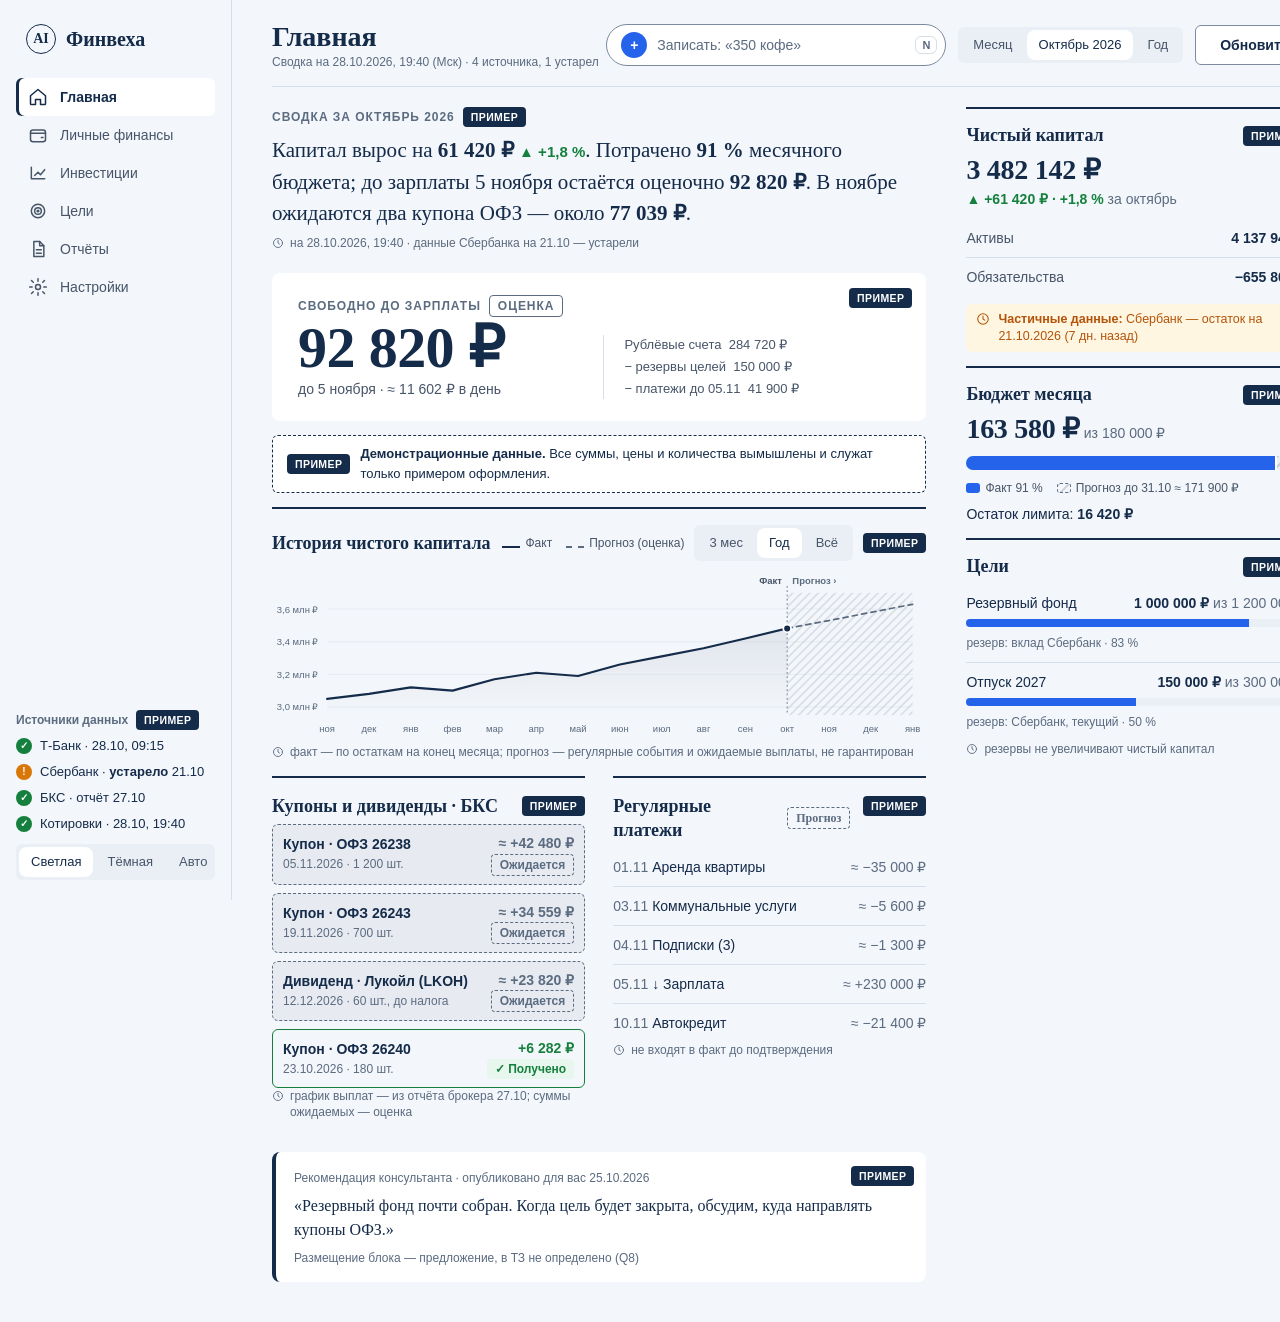
<file: directions/dashboard_C.html>
<!doctype html><html lang="ru" data-theme="light"><head><meta charset="utf-8"><meta name="viewport" content="width=device-width,initial-scale=1">
<title>Финвеха — направление C: Тёплый консультантский (образец, демо-данные)</title>
<link rel="stylesheet" href="../../design/tokens.css"><link rel="stylesheet" href="common.css"><style>
:root{--serif:"PT Serif","Source Serif Pro",Georgia,"Times New Roman",serif}
body{background:var(--color-bg)}
.sb{background:var(--color-bg);border-right:1px solid var(--color-divider)}
.brand{font-family:var(--serif);font-size:20px}.brand .logo{background:transparent;border:1.5px solid var(--palette-navy);color:var(--palette-navy);border-radius:50%;font-family:var(--serif)}
.nav a{color:var(--color-text-secondary)}.nav a.on{color:var(--color-text);background:var(--color-surface);font-weight:600;box-shadow:inset 3px 0 0 var(--palette-navy)}
main{padding:0 40px 40px}
.top{display:flex;justify-content:space-between;align-items:center;padding:20px 0 16px;border-bottom:1px solid var(--color-divider)}
.top h1{font-family:var(--serif);font-weight:700;font-size:28px;line-height:34px}
.top-r{display:flex;gap:12px;align-items:center}
.wrap{display:grid;grid-template-columns:1fr 340px;gap:40px;margin-top:20px}
.lead{font-family:var(--serif);font-size:21px;line-height:31px;color:var(--color-text);max-width:760px}
.lead b{font-weight:700}
.kicker{font-size:12px;letter-spacing:.08em;text-transform:uppercase;color:var(--color-text-tertiary);font-weight:600;display:flex;gap:8px;align-items:center}
.herofree{display:flex;gap:40px;align-items:flex-end;margin:22px 0 8px;padding:22px 26px;background:var(--color-surface);border-radius:var(--radius-lg);box-shadow:var(--shadow-sm);position:relative}
.herofree .hero-num{font-family:var(--serif);font-size:58px;line-height:62px;font-weight:700;letter-spacing:-.01em}
.free-formula{display:flex;flex-direction:column;gap:2px;font-size:13px;color:var(--color-text-secondary);border-left:1px solid var(--color-divider);padding-left:20px}
.card{background:transparent;border-radius:0;padding:16px 0;border-top:2px solid var(--color-text)}
.card h3{font-family:var(--serif);font-size:18px;line-height:24px;color:var(--color-text);font-weight:700}
.card .corner{top:16px;right:0}
.rail .card{padding:14px 0}
.rail .kpi{font-family:var(--serif);font-size:28px;line-height:34px}
.note{background:var(--color-surface);border-radius:var(--radius-md);padding:16px 18px;border-left:4px solid var(--palette-navy);position:relative}
.note .who{font-size:12px;color:var(--color-text-tertiary);margin-bottom:6px}
.note p{font-family:var(--serif);font-size:16px;line-height:24px}
.two{display:grid;grid-template-columns:1fr 1fr;gap:28px}
.chart .line-fact{stroke:var(--palette-navy)}.chart .dot{fill:var(--palette-navy)}.chart .area-stop1{stop-color:var(--palette-navy);stop-opacity:.08}.sw.line{border-top-color:var(--palette-navy)}
</style></head>
<body class="dir-C"><div class="app"><aside class="sb"><div class="brand"><span class="logo">AI</span><span>Финвеха</span></div><nav class="nav" aria-label="Основная навигация"><a href="#" class="on" aria-current=page><svg viewBox="0 0 24 24" fill="none" stroke="currentColor" stroke-width="1.8" stroke-linecap="round" stroke-linejoin="round" class="" aria-hidden="true"><path d="M3 10.5 12 3l9 7.5V20a1 1 0 0 1-1 1h-5v-6H9v6H4a1 1 0 0 1-1-1z"/></svg><span>Главная</span></a><a href="#" class="" ><svg viewBox="0 0 24 24" fill="none" stroke="currentColor" stroke-width="1.8" stroke-linecap="round" stroke-linejoin="round" class="" aria-hidden="true"><rect x="3" y="6" width="18" height="14" rx="3"/><path d="M3 10h18M16 15h2"/></svg><span>Личные финансы</span></a><a href="#" class="" ><svg viewBox="0 0 24 24" fill="none" stroke="currentColor" stroke-width="1.8" stroke-linecap="round" stroke-linejoin="round" class="" aria-hidden="true"><path d="M4 19V5M4 19h16M8 15l4-4 3 3 5-6"/></svg><span>Инвестиции</span></a><a href="#" class="" ><svg viewBox="0 0 24 24" fill="none" stroke="currentColor" stroke-width="1.8" stroke-linecap="round" stroke-linejoin="round" class="" aria-hidden="true"><circle cx="12" cy="12" r="8"/><circle cx="12" cy="12" r="4"/><circle cx="12" cy="12" r="1"/></svg><span>Цели</span></a><a href="#" class="" ><svg viewBox="0 0 24 24" fill="none" stroke="currentColor" stroke-width="1.8" stroke-linecap="round" stroke-linejoin="round" class="" aria-hidden="true"><path d="M7 3h7l5 5v13H7z"/><path d="M14 3v5h5M10 13h6M10 17h6"/></svg><span>Отчёты</span></a><a href="#" class="" ><svg viewBox="0 0 24 24" fill="none" stroke="currentColor" stroke-width="1.8" stroke-linecap="round" stroke-linejoin="round" class="" aria-hidden="true"><circle cx="12" cy="12" r="3"/><path d="M12 2v3M12 19v3M4.2 4.2l2.1 2.1M17.7 17.7l2.1 2.1M2 12h3M19 12h3M4.2 19.8l2.1-2.1M17.7 6.3l2.1-2.1"/></svg><span>Настройки</span></a></nav><div class="sb-foot"><div class="src-mini"><div class="t3" style="font-weight:600;font-size:12px">Источники данных <span class="bdg bdg-demo" title="Демонстрационные данные">Пример</span></div><div><span class="st ok">✓</span>Т-Банк · 28.10, 09:15</div><div><span class="st stale">!</span><span>Сбербанк · <b>устарело</b> 21.10</span></div><div><span class="st ok">✓</span>БКС · отчёт 27.10</div><div><span class="st ok">✓</span>Котировки · 28.10, 19:40</div></div><div class="seg" role="radiogroup" aria-label="Тема"><span class="on">Светлая</span><span>Тёмная</span><span>Авто</span></div></div></aside><main><header class="top"><div><h1>Главная</h1><div class="stamp">Сводка на 28.10.2026, 19:40 (Мск) · 4 источника, 1 устарел</div></div><div class="top-r"><div class="quick" role="button" aria-label="Записать операцию одной строкой"><span class="plus">+</span>Записать: «350 кофе»<kbd>N</kbd></div><div class="seg"><span>Месяц</span><span class="on">Октябрь 2026</span><span>Год</span></div><button class="btn"><svg viewBox="0 0 24 24" fill="none" stroke="currentColor" stroke-width="1.8" stroke-linecap="round" stroke-linejoin="round" class="" aria-hidden="true"><path d="M20 11a8 8 0 1 0-2.3 5.7M20 4v7h-7"/></svg>Обновить</button></div></header><div class="wrap"><div>
<div class="kicker">Сводка за октябрь 2026 <span class="bdg bdg-demo" title="Демонстрационные данные">Пример</span></div><p class="lead" style="margin-top:8px">Капитал вырос на <b class="num">61 420 ₽</b> <span class="up" aria-label="рост" style="font-family:var(--font-sans);font-size:15px">▲ +1,8 %</span>. Потрачено <b class="num">91 %</b> месячного бюджета; до зарплаты 5 ноября остаётся оценочно <b class="num">92 820 ₽</b>. В ноябре ожидаются два купона ОФЗ — около <b class="num">77 039 ₽</b>.</p><div class="stamp" style="margin-top:6px"><svg viewBox="0 0 24 24" fill="none" stroke="currentColor" stroke-width="1.8" stroke-linecap="round" stroke-linejoin="round" class="" aria-hidden="true"><circle cx="12" cy="12" r="9"/><path d="M12 7v5l3 2"/></svg>на 28.10.2026, 19:40 · данные Сбербанка на 21.10 — устарели</div><div class="herofree"><div class="corner" style="position:absolute;top:14px;right:14px"><span class="bdg bdg-demo" title="Демонстрационные данные">Пример</span></div><div><div class="kicker">Свободно до зарплаты <span class="bdg bdg-est">Оценка</span></div><div class="hero-num num">92 820 ₽</div><div class="muted">до 5 ноября · ≈ 11 602 ₽ в день</div></div><div class="free-formula num"><span>Рублёвые счета&nbsp;&nbsp;284 720 ₽</span><span>− резервы целей&nbsp;&nbsp;150 000 ₽</span><span>− платежи до 05.11&nbsp;&nbsp;41 900 ₽</span></div></div>
<div style="margin:14px 0"><div class="demo-banner"><span class="bdg bdg-demo" title="Демонстрационные данные">Пример</span><span><b>Демонстрационные данные.</b> Все суммы, цены и количества вымышлены и служат только примером оформления.</span></div></div>
<section class="card chart-card"><div class="row" style="margin-bottom:6px"><h3 style="margin:0">История чистого капитала</h3><div class="row" style="gap:10px"><div class="legend"><span><i class="sw line"></i>Факт</span><span><i class="sw dline"></i>Прогноз (оценка)</span></div><div class="seg"><span>3 мес</span><span class="on">Год</span><span>Всё</span></div><span class="bdg bdg-demo" title="Демонстрационные данные">Пример</span></div></div><svg class="chart" viewBox="0 0 760 200" width="100%" role="img" aria-label="Чистый капитал: факт за 12 месяцев и прогноз на 3 месяца (пример)"><defs><pattern id="hatch-c" width="7" height="7" patternUnits="userSpaceOnUse" patternTransform="rotate(45)"><rect width="2" height="7" class="hatch-line"/></pattern><linearGradient id="g-c" x1="0" y1="0" x2="0" y2="1"><stop offset="0" class="area-stop1"/><stop offset="1" class="area-stop2"/></linearGradient></defs><line x1="64" x2="744" y1="162.5" y2="162.5" class="grid"/><text x="54" y="166.5" text-anchor="end" class="axis">3,0 млн ₽</text><line x1="64" x2="744" y1="124.7" y2="124.7" class="grid"/><text x="54" y="128.7" text-anchor="end" class="axis">3,2 млн ₽</text><line x1="64" x2="744" y1="86.8" y2="86.8" class="grid"/><text x="54" y="90.8" text-anchor="end" class="axis">3,4 млн ₽</text><line x1="64" x2="744" y1="48.9" y2="48.9" class="grid"/><text x="54" y="52.9" text-anchor="end" class="axis">3,6 млн ₽</text><rect x="598.3" y="30" width="145.7" height="142" fill="url(#hatch-c)" class="fc-zone"/><path d="M64.0,172.0 L64.0,153.1 L112.6,147.4 L161.1,139.8 L209.7,143.6 L258.3,130.3 L306.9,122.8 L355.4,126.6 L404.0,113.3 L452.6,103.8 L501.1,94.4 L549.7,83.0 L598.3,71.3 L598.3,172.0 Z" fill="url(#g-c)"/><polyline points="64.0,153.1 112.6,147.4 161.1,139.8 209.7,143.6 258.3,130.3 306.9,122.8 355.4,126.6 404.0,113.3 452.6,103.8 501.1,94.4 549.7,83.0 598.3,71.3" class="line-fact"/><polyline points="598.3,71.3 646.9,62.2 695.4,52.7 744.0,43.3" class="line-fc"/><line x1="598.3" x2="598.3" y1="22" y2="172" class="today"/><text x="592.3" y="20" text-anchor="end" class="lbl-fact">Факт</text><text x="604.3" y="20" class="lbl-fc">Прогноз ›</text><circle cx="598.3" cy="71.3" r="4.5" class="dot"/><text x="64.0" y="192" text-anchor="middle" class="axis">ноя</text><text x="112.6" y="192" text-anchor="middle" class="axis">дек</text><text x="161.1" y="192" text-anchor="middle" class="axis">янв</text><text x="209.7" y="192" text-anchor="middle" class="axis">фев</text><text x="258.3" y="192" text-anchor="middle" class="axis">мар</text><text x="306.9" y="192" text-anchor="middle" class="axis">апр</text><text x="355.4" y="192" text-anchor="middle" class="axis">май</text><text x="404.0" y="192" text-anchor="middle" class="axis">июн</text><text x="452.6" y="192" text-anchor="middle" class="axis">июл</text><text x="501.1" y="192" text-anchor="middle" class="axis">авг</text><text x="549.7" y="192" text-anchor="middle" class="axis">сен</text><text x="598.3" y="192" text-anchor="middle" class="axis">окт</text><text x="646.9" y="192" text-anchor="middle" class="axis fc">ноя</text><text x="695.4" y="192" text-anchor="middle" class="axis fc">дек</text><text x="744.0" y="192" text-anchor="middle" class="axis fc">янв</text></svg><div class="stamp"><svg viewBox="0 0 24 24" fill="none" stroke="currentColor" stroke-width="1.8" stroke-linecap="round" stroke-linejoin="round" class="" aria-hidden="true"><circle cx="12" cy="12" r="9"/><path d="M12 7v5l3 2"/></svg><span>факт — по остаткам на конец месяца; прогноз — регулярные события и ожидаемые выплаты, не гарантирован</span></div></section>
<div class="two"><section class="card"><div class="corner"><span class="bdg bdg-demo" title="Демонстрационные данные">Пример</span></div><h3>Купоны и дивиденды · БКС</h3><div class="events"><div class="ev-fc"><div><div style="font-weight:600">Купон · ОФЗ 26238</div><div class="t3 num" style="font-size:12px">05.11.2026 · 1 200 шт.</div></div><div style="text-align:right"><div class="num" style="color:var(--color-forecast);font-weight:600">≈ +42 480 ₽</div><span class="bdg bdg-fc">Ожидается</span></div></div><div class="ev-fc"><div><div style="font-weight:600">Купон · ОФЗ 26243</div><div class="t3 num" style="font-size:12px">19.11.2026 · 700 шт.</div></div><div style="text-align:right"><div class="num" style="color:var(--color-forecast);font-weight:600">≈ +34 559 ₽</div><span class="bdg bdg-fc">Ожидается</span></div></div><div class="ev-fc"><div><div style="font-weight:600">Дивиденд · Лукойл (LKOH)</div><div class="t3 num" style="font-size:12px">12.12.2026 · 60 шт., до налога</div></div><div style="text-align:right"><div class="num" style="color:var(--color-forecast);font-weight:600">≈ +23 820 ₽</div><span class="bdg bdg-fc">Ожидается</span></div></div><div class="ev-fact"><div><div style="font-weight:600">Купон · ОФЗ 26240</div><div class="t3 num" style="font-size:12px">23.10.2026 · 180 шт.</div></div><div style="text-align:right"><div class="num up">+6 282 ₽</div><span class="bdg bdg-ok">✓ Получено</span></div></div></div><div class="stamp"><svg viewBox="0 0 24 24" fill="none" stroke="currentColor" stroke-width="1.8" stroke-linecap="round" stroke-linejoin="round" class="" aria-hidden="true"><circle cx="12" cy="12" r="9"/><path d="M12 7v5l3 2"/></svg><span>график выплат — из отчёта брокера 27.10; суммы ожидаемых — оценка</span></div></section><section class="card"><div class="corner"><span class="bdg bdg-demo" title="Демонстрационные данные">Пример</span></div><h3>Регулярные платежи <span class="bdg bdg-fc">Прогноз</span></h3><ul class="list"><li><span><span class="t3 num">01.11</span> Аренда квартиры</span><span class="num" style="color:var(--color-forecast)">≈ −35 000 ₽</span></li><li><span><span class="t3 num">03.11</span> Коммунальные услуги</span><span class="num" style="color:var(--color-forecast)">≈ −5 600 ₽</span></li><li><span><span class="t3 num">04.11</span> Подписки (3)</span><span class="num" style="color:var(--color-forecast)">≈ −1 300 ₽</span></li><li class="salary"><span><span class="t3 num">05.11</span> ↓ Зарплата</span><span class="num" style="color:var(--color-forecast)">≈ +230 000 ₽</span></li><li><span><span class="t3 num">10.11</span> Автокредит</span><span class="num" style="color:var(--color-forecast)">≈ −21 400 ₽</span></li></ul><div class="stamp"><svg viewBox="0 0 24 24" fill="none" stroke="currentColor" stroke-width="1.8" stroke-linecap="round" stroke-linejoin="round" class="" aria-hidden="true"><circle cx="12" cy="12" r="9"/><path d="M12 7v5l3 2"/></svg><span>не входят в факт до подтверждения</span></div></section></div>
<div style="margin-top:16px"><section class="note"><div class="corner" style="position:absolute;top:12px;right:12px"><span class="bdg bdg-demo" title="Демонстрационные данные">Пример</span></div><div class="who">Рекомендация консультанта · опубликовано для вас 25.10.2026</div><p>«Резервный фонд почти собран. Когда цель будет закрыта, обсудим, куда направлять купоны ОФЗ.»</p><div class="stamp" style="margin-top:8px">Размещение блока — предложение, в ТЗ не определено (Q8)</div></section></div>
</div><aside class="rail"><section class="card nw"><div class="corner"><span class="bdg bdg-demo" title="Демонстрационные данные">Пример</span></div><h3>Чистый капитал</h3><div class="kpi num">3 482 142 ₽</div><div class="num" style="margin:2px 0 10px"><span class="up" aria-label="рост">▲ +61 420 ₽ · +1,8 %</span> <span class="t3">за октябрь</span></div><ul class="list num"><li><span class="muted">Активы</span><b>4 137 942 ₽</b></li><li><span class="muted">Обязательства</span><b>−655 800 ₽</b></li></ul><div class="warnline" style="margin-top:8px"><svg viewBox="0 0 24 24" fill="none" stroke="currentColor" stroke-width="1.8" stroke-linecap="round" stroke-linejoin="round" class="" aria-hidden="true"><circle cx="12" cy="12" r="9"/><path d="M12 7v5l3 2"/></svg><span><b>Частичные данные:</b> Сбербанк — остаток на 21.10.2026 (7 дн. назад)</span></div></section><section class="card"><div class="corner"><span class="bdg bdg-demo" title="Демонстрационные данные">Пример</span></div><h3>Бюджет месяца</h3><div class="row num" style="align-items:baseline"><div><span class="kpi">163 580 ₽</span> <span class="t3">из 180 000 ₽</span></div></div><div class="bar" style="margin:10px 0 8px" role="img" aria-label="Потрачено 91 процентов, прогноз ещё 5"><div class="fact" style="width:90.9%"></div><div class="fc" style="width:4.6%"></div></div><div class="legend num"><span><i class="sw f"></i>Факт 91 %</span><span><i class="sw p"></i>Прогноз до 31.10 ≈ 171 900 ₽</span></div><div class="num" style="margin-top:6px">Остаток лимита: <b>16 420 ₽</b></div></section><section class="card"><div class="corner"><span class="bdg bdg-demo" title="Демонстрационные данные">Пример</span></div><h3>Цели</h3><ul class="list"><li style="flex-direction:column;align-items:stretch;gap:6px"><div class="row"><span>Резервный фонд</span><span class="num"><b>1 000 000 ₽</b> <span class="t3">из 1 200 000 ₽</span></span></div><div class="bar" style="height:8px"><div class="fact" style="width:83%"></div></div><div class="t3" style="font-size:12px">резерв: вклад Сбербанк · 83 %</div></li><li style="flex-direction:column;align-items:stretch;gap:6px"><div class="row"><span>Отпуск 2027</span><span class="num"><b>150 000 ₽</b> <span class="t3">из 300 000 ₽</span></span></div><div class="bar" style="height:8px"><div class="fact" style="width:50%"></div></div><div class="t3" style="font-size:12px">резерв: Сбербанк, текущий · 50 %</div></li></ul><div class="stamp"><svg viewBox="0 0 24 24" fill="none" stroke="currentColor" stroke-width="1.8" stroke-linecap="round" stroke-linejoin="round" class="" aria-hidden="true"><circle cx="12" cy="12" r="9"/><path d="M12 7v5l3 2"/></svg><span>резервы не увеличивают чистый капитал</span></div></section></aside></div></main></div></body></html>
</file>
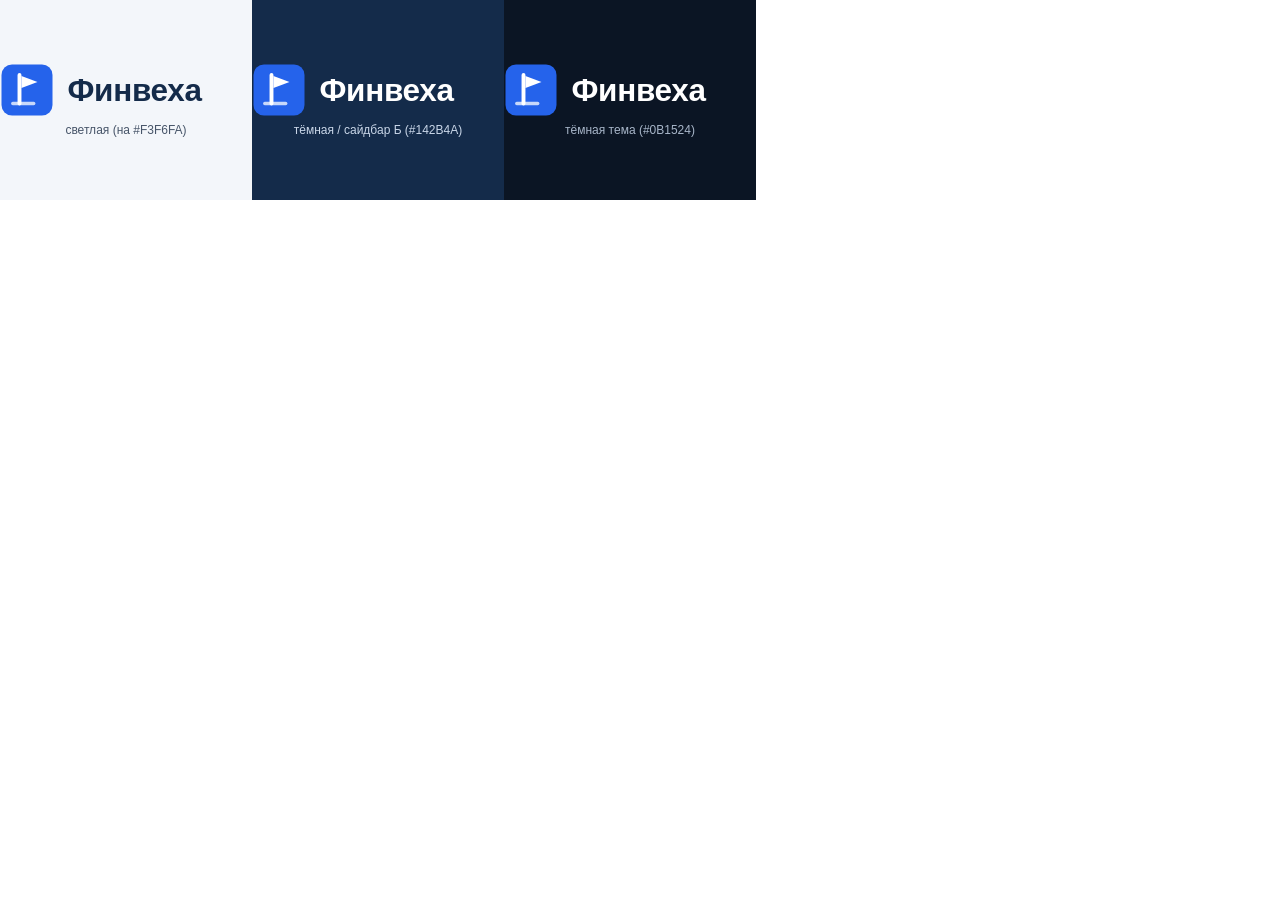
<file: design/logo/preview.html>
<!doctype html><meta charset=utf-8><style>body{margin:0;display:grid;grid-template-columns:1fr 1fr 1fr;width:720px;height:200px;font:12px -apple-system,Arial}div{display:grid;place-items:center;gap:6px;align-content:center}img{height:54px}</style>
<div style="background:#F3F6FA;color:#475569"><img src="finvekha_logo.svg"><span>светлая (на #F3F6FA)</span></div>
<div style="background:#142B4A;color:#C9D6E8"><img src="finvekha_logo_dark.svg"><span>тёмная / сайдбар Б (#142B4A)</span></div>
<div style="background:#0B1524;color:#A8B6C9"><img src="finvekha_logo_dark.svg"><span>тёмная тема (#0B1524)</span></div>
</file>
<file: design/tokens.css>
/* =========================================================================
   Финвеха — дизайн-токены v0.2 · направление Б «Строгий тёмно-синий»
   (выбрано Муратом 28.10.2026). Палитра ТЗ §1.5.
   Контраст посчитан скриптом design/tools/contrast.py → design/contrast_B.md
   Темы: системная (prefers-color-scheme) + принудительная [data-theme].
   Стекло (backdrop-filter) из направления А УБРАНО: все поверхности
   непрозрачные; --color-glass оставлен только как алиас surface (совместимость).
   Предыдущая версия: design/tokens_v0.1_backup.css
   ========================================================================= */

:root {
  /* ---------- Базовая палитра ТЗ (не использовать напрямую в компонентах) */
  --palette-navy:   #142B4A;
  --palette-blue:   #2563EB;
  --palette-green:  #15803D;
  --palette-amber:  #D97706;   /* только иконки/полосы/рамки, НЕ текст */
  --palette-red:    #B91C1C;
  --palette-bg:     #F3F6FA;

  /* ---------- Типографика (Б: плотнее, базовый 14) */
  --font-sans: -apple-system, BlinkMacSystemFont, "SF Pro Text", "Inter", "Segoe UI",
               Roboto, "Helvetica Neue", Arial, sans-serif;
  --font-mono: "SF Mono", ui-monospace, "JetBrains Mono", Menlo, Consolas, monospace;
  --font-numeric: "tnum" 1, "lnum" 1;

  --fs-display: 32px;  --lh-display: 40px;     /* главный KPI в шапке */
  --fs-kpi: 24px;      --lh-kpi: 30px;         /* KPI шапки */
  --fs-h1: 20px;       --lh-h1: 28px;          /* заголовок экрана */
  --fs-h2: 16px;       --lh-h2: 24px;
  --fs-h3: 12px;       --lh-h3: 16px;          /* заголовок карточки, UPPERCASE, .06em */
  --fs-body: 14px;     --lh-body: 20px;
  --fs-table: 13px;    --lh-table: 18px;
  --fs-small: 13px;    --lh-small: 18px;
  --fs-caption: 12px;  --lh-caption: 16px;     /* дата/источник — минимум */
  --fw-regular: 400; --fw-medium: 500; --fw-semibold: 600; --fw-bold: 700;

  /* ---------- Отступы (шаг 4; Б: плотная сетка 12) */
  --space-1: 4px;  --space-2: 8px;  --space-3: 12px; --space-4: 16px;
  --space-5: 20px; --space-6: 24px; --space-7: 28px; --space-8: 32px;
  --space-10: 40px; --space-12: 48px;

  /* ---------- Сетка */
  --sidebar-width: 232px;
  --sidebar-rail: 72px;   /* 768–1279; < 768 — шторка */
  --drawer-width: 280px;
  --content-max: 1440px;
  --grid-columns: 12;
  --grid-gutter: 12px;
  --page-padding: 28px;
  --topbar-height: 60px;
  --row-height: 36px;          /* строка плотной таблицы */

  /* ---------- Радиусы (Б: сдержанные) */
  --radius-xs: 4px;   /* бейджи, чипы */
  --radius-sm: 6px;   /* поля, кнопки */
  --radius-md: 8px;   /* карточки, KPI-полоса */
  --radius-lg: 8px;   /* совместимость: карточки */
  --radius-xl: 12px;  /* модальные окна, боковая панель-шторка */
  --radius-pill: 999px;

  /* ---------- Движение */
  --dur-fast: 120ms; --dur-base: 180ms; --dur-slow: 280ms;
  --ease: cubic-bezier(.2, .8, .2, 1);

  /* ---------- Интерактив */
  --hit-min: 36px;            /* десктоп, плотный режим; 44px для touch */
  --focus-ring-width: 2px;
}
@media (pointer: coarse) { :root { --hit-min: 44px; } }

/* =========================== СВЕТЛАЯ ТЕМА (по умолчанию) ================ */
:root,
[data-theme="light"] {
  color-scheme: light;
  /* Поверхности */
  --color-bg:             #F3F6FA;   /* фон ТЗ, без градиентов */
  --color-bg-gradient:    none;
  --color-surface:        #FFFFFF;
  --color-surface-2:      #F7F9FC;   /* зебра/hover строк, вложенные блоки */
  --color-surface-sunken: #EAEFF5;   /* поля, трек прогресса, сегменты */
  --color-glass:          var(--color-surface);   /* стекло убрано */
  --color-glass-border:   var(--color-divider);
  --color-overlay:        rgba(20, 43, 74, 0.45);
  /* Тёмно-синие зоны Б: сайдбар и шапка KPI */
  --color-sidebar:        #142B4A;
  --color-sidebar-active: rgba(255,255,255,.10);   /* ≈ #2C405C */
  --color-band:           #142B4A;
  --color-band-cell:      rgba(255,255,255,.06);   /* ≈ #223855, ячейка главного KPI */
  --color-band-line:      rgba(255,255,255,.14);
  --on-band-text:         #FFFFFF;   /* 14,25 / 11,90 на ячейке */
  --on-band-text-2:       #C9D6E8;   /* 9,68 / 8,08 */
  --on-band-text-3:       #A8B6C9;   /* 6,92 / 5,78 — дата, источник */
  --on-band-positive:     #4ADE80;   /* 8,17 — #15803D на шапке 2,84 ✗ */
  --on-band-negative:     #FCA5A5;   /* 7,51 — #B91C1C на шапке 2,20 ✗ */
  --on-band-warning:      #FBBF24;   /* 8,53 — текст «устарело» на шапке */
  --on-band-accent:       #93C5FD;   /* 7,90 — ссылки/фокус на шапке */
  --on-band-control-bg:   rgba(255,255,255,.08);
  --on-band-control-line: rgba(255,255,255,.28);

  /* Текст */
  --color-text:           #142B4A;   /* 13,14 bg / 14,25 surface */
  --color-text-secondary: #475569;   /* 6,99 / 7,58 */
  --color-text-tertiary:  #5B6B80;   /* 5,02 / 5,44 — дата, источник */
  --color-text-on-accent: #FFFFFF;   /* 5,17 */
  --color-text-inverse:   #FFFFFF;

  /* Линии (Б: обводки вместо теней) */
  --color-divider:        #D5DEE9;   /* декоративная, смысл не несёт */
  --color-border:         #D5DEE9;
  --color-border-control: #7C8BA1;   /* 3,19 / 3,46 ≥ 3:1 */

  /* Акцент */
  --color-accent:         #2563EB;   /* 4,77 / 5,17 */
  --color-accent-strong:  #1D4ED8;   /* hover; 5,49 на тинте */
  --color-accent-tint:    #DBEAFE;
  --color-focus:          #2563EB;

  /* Семантика */
  --color-positive:       #15803D;   /* 4,63 / 5,02 */
  --color-positive-tint:  #E8F7EE;   /* 4,53 */
  --color-negative:       #B91C1C;   /* 5,97 / 6,47 */
  --color-negative-tint:  #FDECEC;   /* 5,66 */
  --color-warning:        #D97706;   /* ТОЛЬКО иконки/полосы/рамки (3,19 на surface) */
  --color-warning-text:   #B45309;   /* ТЕКСТ предупреждений 4,63 / 5,02 */
  --color-warning-tint:   #FEF6E0;   /* warning-text на тинте 4,66 */
  --color-neutral:        #475569;   /* переводы, обмен */

  /* Прогноз */
  --color-forecast:       #5B6B80;   /* 5,44 */
  --color-forecast-tint:  rgba(91,107,128,.08);
  --forecast-hatch: repeating-linear-gradient(135deg, rgba(91,107,128,.24) 0 2px, transparent 2px 7px);
  --forecast-dash: 6 4;

  /* Метки прототипа: «Пример» (демо-данные) и «Допущение» (не утверждено) */
  --color-demo-bg:        #142B4A;   /* белый 14,25 */
  --color-demo-text:      #FFFFFF;
  --color-demo-outline:   #142B4A;
  --color-assume-text:    #6D28D9;   /* 6,25 на тинте; служебный цвет прототипа, не продукта */
  --color-assume-tint:    #F3EEFF;
  --color-assume-border:  #6D28D9;
  --on-band-assume-bg:    #EDE9FE;   /* #4C1D95 на нём 9,23 */
  --on-band-assume-text:  #4C1D95;

  /* Графики */
  --chart-1: #142B4A;  --chart-2: #2563EB;  --chart-3: #15803D;
  --chart-4: #7C8BA1;  --chart-5: #D97706;
  --chart-grid: #E4EAF2;

  /* Тени — только для всплывающих слоёв */
  --shadow-sm: none;
  --shadow-md: 0 1px 2px rgba(20,43,74,.06);
  --shadow-lg: 0 12px 32px rgba(20,43,74,.18), 0 2px 6px rgba(20,43,74,.08);
  --shadow-glass: none;
}

/* =========================== ТЁМНАЯ ТЕМА ================================ */
/* Значения продублированы: системная тема и принудительная [data-theme=dark] */
@media (prefers-color-scheme: dark) {
  :root:not([data-theme="light"]) {
    color-scheme: dark;
    --color-bg:#0B1524; --color-surface:#13233A; --color-surface-2:#1A2D47; --color-surface-sunken:#0E1A2C;
    --color-overlay:rgba(0,0,0,.6);
    --color-sidebar:#0E1D33; --color-sidebar-active:rgba(255,255,255,.10);
    --color-band:#12284A; --color-band-cell:rgba(255,255,255,.06); --color-band-line:rgba(255,255,255,.14);
    --color-text:#E6EDF6; --color-text-secondary:#A8B6C9; --color-text-tertiary:#93A3B8;
    --color-text-on-accent:#0B1524; --color-text-inverse:#0B1524;
    --color-divider:#26395A; --color-border:#26395A; --color-border-control:#6B7F9E;
    --color-accent:#60A5FA; --color-accent-strong:#93C5FD; --color-accent-tint:#12305C; --color-focus:#93C5FD;
    --color-positive:#4ADE80; --color-positive-tint:#0F3320;
    --color-negative:#F87171; --color-negative-tint:#3B1518;
    --color-warning:#F59E0B; --color-warning-text:#FCD34D; --color-warning-tint:#3A2A0A;
    --color-neutral:#A8B6C9;
    --color-forecast:#94A3B8; --color-forecast-tint:rgba(148,163,184,.10);
    --forecast-hatch: repeating-linear-gradient(135deg, rgba(148,163,184,.30) 0 2px, transparent 2px 7px);
    --color-demo-bg:#E6EDF6; --color-demo-text:#0B1524; --color-demo-outline:#A8B6C9;
    --color-assume-text:#C4B5FD; --color-assume-tint:#261C45; --color-assume-border:#A78BFA;
    --chart-1:#C7D4E5; --chart-2:#60A5FA; --chart-3:#4ADE80; --chart-4:#6B7F9E; --chart-5:#F59E0B; --chart-grid:#22385A;
    --shadow-md:none; --shadow-lg:0 12px 32px rgba(0,0,0,.55);
  }
}
[data-theme="dark"] {
  color-scheme: dark;
  --color-bg:#0B1524;               /* text 15,53 */
  --color-surface:#13233A;          /* text 13,40 · text-3 6,15 */
  --color-surface-2:#1A2D47;        /* text-3 5,41 · negative 5,03 */
  --color-surface-sunken:#0E1A2C;
  --color-overlay:rgba(0,0,0,.6);
  --color-sidebar:#0E1D33; --color-sidebar-active:rgba(255,255,255,.10);
  --color-band:#12284A;             /* шапка KPI: белый 14,70 */
  --color-band-cell:rgba(255,255,255,.06); --color-band-line:rgba(255,255,255,.14);
  --color-text:#E6EDF6; --color-text-secondary:#A8B6C9; --color-text-tertiary:#93A3B8;
  --color-text-on-accent:#0B1524;   /* 7,20 на #60A5FA */
  --color-text-inverse:#0B1524;
  --color-divider:#26395A; --color-border:#26395A; --color-border-control:#6B7F9E; /* 3,88 */
  --color-accent:#60A5FA;           /* 7,20 / 6,21 */
  --color-accent-strong:#93C5FD; --color-accent-tint:#12305C; --color-focus:#93C5FD;
  --color-positive:#4ADE80; --color-positive-tint:#0F3320;
  --color-negative:#F87171; --color-negative-tint:#3B1518;
  --color-warning:#F59E0B;          /* графика 7,36 */
  --color-warning-text:#FCD34D;     /* светлый янтарный, текст 10,96 на surface */
  --color-warning-tint:#3A2A0A;     /* 9,61 */
  --color-neutral:#A8B6C9;
  --color-forecast:#94A3B8; --color-forecast-tint:rgba(148,163,184,.10);
  --forecast-hatch: repeating-linear-gradient(135deg, rgba(148,163,184,.30) 0 2px, transparent 2px 7px);
  --color-demo-bg:#E6EDF6; --color-demo-text:#0B1524; --color-demo-outline:#A8B6C9; /* 15,53 */
  --color-assume-text:#C4B5FD; --color-assume-tint:#261C45; --color-assume-border:#A78BFA; /* 8,52 */
  --chart-1:#C7D4E5; --chart-2:#60A5FA; --chart-3:#4ADE80; --chart-4:#6B7F9E; --chart-5:#F59E0B; --chart-grid:#22385A;
  --shadow-md:none; --shadow-lg:0 12px 32px rgba(0,0,0,.55);
}

/* =========================== ДОСТУПНОСТЬ ================================ */
@media (prefers-reduced-motion: reduce) {
  :root { --dur-fast: 0ms; --dur-base: 0ms; --dur-slow: 0ms; }
}
@media (prefers-contrast: more) {
  :root { --color-divider: var(--color-border-control); }
}

/* =========================== БАЗОВЫЕ УТИЛИТЫ ============================ */
.num { font-variant-numeric: tabular-nums lining-nums; font-feature-settings: var(--font-numeric); white-space: nowrap; }
/* .glass оставлен для совместимости со старыми образцами: теперь сплошная поверхность */
.glass { background: var(--color-surface); border: 1px solid var(--color-divider); }
.is-forecast { background-image: var(--forecast-hatch); }
.badge-demo {
  display: inline-flex; align-items: center; gap: 4px; padding: 2px 6px; border-radius: var(--radius-xs);
  background: var(--color-demo-bg); color: var(--color-demo-text);
  font: var(--fw-semibold) 11px/16px var(--font-sans); letter-spacing: .04em; text-transform: uppercase;
}
.badge-assume {
  display: inline-flex; align-items: center; gap: 4px; padding: 1px 6px; border-radius: var(--radius-xs);
  background: var(--color-assume-tint); color: var(--color-assume-text); border: 1px dotted var(--color-assume-border);
  font: var(--fw-semibold) 11px/16px var(--font-sans);
}
:focus-visible { outline: var(--focus-ring-width) solid var(--color-focus); outline-offset: 2px; }
</file>
<file: app.css>
/* Финвеха — стили прототипа. Направление Б «Строгий тёмно-синий».
   Токены: ../design/tokens.css. Без внешних шрифтов/CDN. */
*{box-sizing:border-box;margin:0;padding:0}
html,body{height:100%}
body{font-family:var(--font-sans);font-size:var(--fs-body);line-height:var(--lh-body);color:var(--color-text);background:var(--color-bg);-webkit-font-smoothing:antialiased}
button,input,select,textarea{font:inherit;color:inherit}
a{color:var(--color-accent)}
.num{font-variant-numeric:tabular-nums lining-nums;white-space:nowrap}
.skip{position:absolute;left:-9999px;top:8px;z-index:100;background:#fff;color:#142B4A;padding:8px 12px;border-radius:6px}
.skip:focus{left:8px}
svg.i{width:18px;height:18px;flex:none}
svg.i-s{width:12px;height:12px;flex:none}
.sr{position:absolute;width:1px;height:1px;overflow:hidden;clip:rect(0 0 0 0)}

/* ---------- Каркас */
.app{display:grid;grid-template-columns:var(--sidebar-width) minmax(0,1fr);min-height:100vh}
.sb{background:var(--color-sidebar);color:var(--on-band-text-2);padding:16px 12px;position:sticky;top:0;height:100vh;display:flex;flex-direction:column;gap:2px;overflow-y:auto;z-index:20}
.brand{display:flex;align-items:center;gap:10px;color:#fff;font-weight:700;font-size:18px;letter-spacing:-.01em;padding:2px 8px 14px;text-decoration:none}
.brand svg{flex:none}
.role-tag{font-size:11px;color:var(--on-band-text-3);padding:0 8px 10px;margin-top:-8px}
.nav{display:flex;flex-direction:column;gap:2px}
.nav a{display:flex;align-items:center;gap:12px;padding:8px 12px;border-radius:var(--radius-sm);color:var(--on-band-text-2);text-decoration:none;font-weight:500;min-height:36px}
.nav a:hover{background:rgba(255,255,255,.06);color:#fff}
.nav a.on{background:var(--color-sidebar-active);color:#fff;box-shadow:inset 3px 0 0 var(--on-band-accent)}
.nav a.sub{font-size:13px;padding:5px 12px 5px 42px;min-height:30px;font-weight:400}
.nav a:focus-visible{outline-color:var(--on-band-accent)}
.nav .sep{height:1px;background:var(--color-band-line);margin:8px 4px}
.sb-foot{margin-top:auto;display:flex;flex-direction:column;gap:6px;font-size:12px;padding:10px 4px 0}
.sb-foot .ttl{font-weight:600;color:var(--on-band-text-3);display:flex;gap:6px;align-items:center}
.src{display:flex;gap:8px;align-items:flex-start;color:#DCE5F1;line-height:16px}
.src small{color:var(--on-band-text-3);font-size:11px;display:block}
.st{display:inline-flex;width:16px;height:16px;border-radius:50%;align-items:center;justify-content:center;font-size:10px;font-weight:700;flex:none;line-height:1}
.st.ok{background:var(--color-positive);color:#fff}
.sb .st.ok{background:#4ADE80;color:#0B1524}
.st.stale{background:#FBBF24;color:#142B4A}
.st.err{background:#FCA5A5;color:#5B0A0A}
.st.off{background:#A8B6C9;color:#142B4A}
main{min-width:0;display:flex;flex-direction:column}
.scrim{display:none}

/* ---------- Шапка Б */
.band{background:var(--color-band);color:var(--on-band-text);padding:0 28px 16px}
.top{display:flex;justify-content:space-between;align-items:center;gap:16px;padding:14px 0 12px;min-height:60px}
.top h1{font-size:var(--fs-h1);line-height:var(--lh-h1);font-weight:600}
.top .crumbs{font-size:12px;color:var(--on-band-text-3)}
.top .crumbs a{color:var(--on-band-text-2);text-decoration:none}
.top .crumbs a:hover{text-decoration:underline}
.top .stamp{color:var(--on-band-text-3)}
.top-r{display:flex;gap:8px;align-items:center;flex-wrap:wrap;justify-content:flex-end}
.btn.menu-btn{display:none}
.band .btn{background:transparent;color:#fff;border-color:var(--on-band-control-line)}
.band .btn:hover{background:rgba(255,255,255,.08)}
.band .btn:focus-visible,.band .quick:focus-visible{outline-color:var(--on-band-accent)}
.quick{display:flex;align-items:center;gap:10px;height:36px;padding:0 8px 0 10px;border-radius:var(--radius-sm);border:1px solid var(--on-band-control-line);background:var(--on-band-control-bg);color:var(--on-band-text-2);min-width:280px;cursor:pointer;font-size:13px;text-align:left}
.quick .plus{width:22px;height:22px;border-radius:4px;background:#2563EB;color:#fff;display:grid;place-items:center;font-weight:700}
.quick kbd{margin-left:auto;font:600 11px var(--font-sans);border:1px solid var(--on-band-control-line);border-radius:4px;padding:1px 6px}
.band .seg{background:var(--on-band-control-bg)}
.band .seg button{color:var(--on-band-text-2)}
.band .seg button.on{background:#fff;color:#142B4A}
.strip{display:grid;grid-template-columns:minmax(0,1.5fr) repeat(4,minmax(0,1fr));border:1px solid var(--color-band-line);border-radius:var(--radius-md)}
.strip.c4{grid-template-columns:minmax(0,1.5fr) repeat(3,minmax(0,1fr))}
.strip>.cell{padding:12px 16px;border-left:1px solid var(--color-band-line);min-width:0;position:relative}
.strip>.cell:first-child{border-left:0;background:var(--color-band-cell)}
.strip a.cell{color:inherit;text-decoration:none}
.strip a.cell:hover{background:rgba(255,255,255,.04)}
.strip .lbl{font-size:12px;line-height:16px;color:var(--on-band-text-2);display:flex;gap:6px;align-items:center;flex-wrap:wrap}
.strip .v{font-size:var(--fs-kpi);line-height:var(--lh-kpi);font-weight:600;color:var(--on-band-text);margin:3px 0 2px}
.strip .cell:first-child .v{font-size:var(--fs-display);line-height:var(--lh-display)}
.strip .v.na{font-size:18px;color:var(--on-band-text-3);font-weight:500}
.strip .stamp{color:var(--on-band-text-3)}
.strip .stamp.stale{color:var(--on-band-warning)}
.strip .stamp.err{color:var(--on-band-negative)}
.strip .up{color:var(--on-band-positive)}
.strip .down{color:var(--on-band-negative)}
.band .bdg-demo{background:#E6EDF6;color:#142B4A}
.band .bdg-fc,.band .bdg-est{border-color:var(--on-band-text-3);color:var(--on-band-text-2)}
.band .bdg-assume{background:var(--on-band-assume-bg);color:var(--on-band-assume-text);border-color:#4C1D95}
.band .bdg-warn{background:#FBBF24;color:#142B4A}
.band .bdg-manual{background:transparent;color:var(--on-band-text-2);border-color:var(--on-band-text-3)}
.band .bdg-err{background:#FCA5A5;color:#5B0A0A}

/* ---------- Контент */
.content{padding:14px 28px 40px;display:grid;grid-template-columns:repeat(12,minmax(0,1fr));gap:12px;align-items:start}
.s12{grid-column:span 12}.s9{grid-column:span 9}.s8{grid-column:span 8}.s7{grid-column:span 7}.s6{grid-column:span 6}.s5{grid-column:span 5}.s4{grid-column:span 4}.s3{grid-column:span 3}
.stack{display:flex;flex-direction:column;gap:12px}
.card{background:var(--color-surface);border:1px solid var(--color-divider);border-radius:var(--radius-md);padding:14px 16px;position:relative;min-width:0}
.card.stale-bar{box-shadow:inset 3px 0 0 var(--color-warning)}
.card.err-bar{box-shadow:inset 3px 0 0 var(--color-negative)}
.card-h{display:flex;justify-content:space-between;align-items:center;gap:10px;margin-bottom:10px;min-height:22px}
.card-h h2,.card-h h3{font-size:12px;line-height:16px;text-transform:uppercase;letter-spacing:.06em;color:var(--color-text-tertiary);font-weight:600;display:flex;gap:8px;align-items:center;flex-wrap:wrap}
.card-h h2 .bdg:not(.bdg-demo){text-transform:none;letter-spacing:0}
.card-h .acts{display:flex;gap:8px;align-items:center;flex-wrap:wrap;justify-content:flex-end}
.kpi{font-size:20px;line-height:26px;font-weight:600}
.big{font-size:28px;line-height:34px;font-weight:600;letter-spacing:-.01em}
.muted{color:var(--color-text-secondary)}
.t3{color:var(--color-text-tertiary)}
.small{font-size:12px;line-height:16px}
.row{display:flex;justify-content:space-between;align-items:center;gap:12px}
.row-l{display:flex;align-items:center;gap:8px;flex-wrap:wrap}
.up{color:var(--color-positive);font-weight:600}
.down{color:var(--color-negative);font-weight:600}
.neutral{color:var(--color-neutral)}
.fc-val{color:var(--color-forecast);font-weight:600}
.list{list-style:none;display:flex;flex-direction:column}
.list li{display:flex;justify-content:space-between;align-items:center;gap:12px;padding:7px 0;border-top:1px solid var(--color-divider)}
.list li:first-child{border-top:0}
.list a{color:inherit;text-decoration:none}
.list a:hover{color:var(--color-accent)}
.link{color:var(--color-accent);text-decoration:none;font-weight:500;background:none;border:0;cursor:pointer;padding:0}
.link:hover{text-decoration:underline}
hr.d{border:0;border-top:1px solid var(--color-divider);margin:10px 0}

/* ---------- Бейджи */
.bdg{display:inline-flex;align-items:center;gap:4px;padding:1px 6px;border-radius:var(--radius-xs);font-size:11px;line-height:16px;font-weight:600;white-space:nowrap;vertical-align:middle;border:1px solid transparent}
.bdg-demo{background:var(--color-demo-bg);color:var(--color-demo-text);letter-spacing:.05em;text-transform:uppercase;font-size:10px}
.bdg-assume{background:var(--color-assume-tint);color:var(--color-assume-text);border:1px dotted var(--color-assume-border);cursor:help}
.bdg-fc{border:1px dashed var(--color-forecast);color:var(--color-forecast);background:transparent}
.bdg-est{border:1px solid var(--color-forecast);color:var(--color-forecast)}
.bdg-warn{background:var(--color-warning-tint);color:var(--color-warning-text)}
.bdg-ok{background:var(--color-positive-tint);color:var(--color-positive)}
.bdg-err{background:var(--color-negative-tint);color:var(--color-negative)}
.bdg-manual{background:var(--color-surface-sunken);color:var(--color-text-secondary);border:1px solid var(--color-border-control)}
.bdg-review{background:var(--color-accent-tint);color:var(--color-accent-strong)}
.bdg-lock{background:var(--color-surface-sunken);color:var(--color-text-secondary)}
.assume-wrap{position:relative;display:inline-flex}
.tip{position:absolute;z-index:60;left:0;top:calc(100% + 6px);width:300px;background:var(--color-surface);color:var(--color-text);border:1px solid var(--color-border-control);border-radius:var(--radius-sm);padding:10px 12px;font-size:12px;line-height:17px;font-weight:400;box-shadow:var(--shadow-lg);display:none;text-transform:none;letter-spacing:0;white-space:normal;text-align:left}
.tip b{font-weight:600}
.tip .q{color:var(--color-assume-text);font-weight:600}
.assume-wrap:hover .tip,.assume-wrap:focus-within .tip,.has-tip:hover .tip,.has-tip:focus-within .tip{display:block}
.has-tip{position:relative;display:inline-flex;align-items:center;gap:4px;cursor:help}
.tip.r{left:auto;right:0}

/* ---------- Штамп дата/источник */
.stamp{font-size:12px;line-height:16px;color:var(--color-text-tertiary);display:flex;gap:6px;align-items:flex-start;flex-wrap:nowrap;margin-top:6px;min-width:0}
.stamp>span{min-width:0;flex:0 1 auto}
.stamp .assume-wrap{flex:none}
.stamp>svg{margin-top:2px}
.stamp.stale{color:var(--color-warning-text)}
.stamp.stale>svg{color:var(--color-warning)}
.stamp.err{color:var(--color-negative)}

/* ---------- Кнопки, сегменты, поля */
.btn{display:inline-flex;align-items:center;gap:8px;height:36px;padding:0 14px;border-radius:var(--radius-sm);font-weight:600;font-size:13px;border:1px solid var(--color-border-control);background:var(--color-surface);color:var(--color-text);cursor:pointer;text-decoration:none;white-space:nowrap}
.btn:hover{background:var(--color-surface-2)}
.btn.primary{background:var(--color-accent);border-color:var(--color-accent);color:var(--color-text-on-accent)}
.btn.primary:hover{background:var(--color-accent-strong)}
.btn.danger{background:var(--color-negative);border-color:var(--color-negative);color:#fff}
[data-theme=dark] .btn.danger{color:#0B1524}
.btn.ghost{border-color:transparent;background:transparent}
.btn.sm{height:30px;padding:0 10px;font-size:12px}
.btn[disabled]{opacity:.55;cursor:not-allowed}
.seg{display:inline-flex;border-radius:var(--radius-sm);background:var(--color-surface-sunken);padding:2px;gap:2px}
.seg button{padding:4px 10px;border-radius:4px;font-size:12px;font-weight:500;color:var(--color-text-secondary);border:0;background:transparent;cursor:pointer;white-space:nowrap;min-height:28px}
.seg button.on{background:var(--color-surface);color:var(--color-text);box-shadow:0 0 0 1px var(--color-divider)}
.field{display:flex;flex-direction:column;gap:4px;min-width:0}
.field label,.field .lab{font-size:12px;font-weight:600;color:var(--color-text-secondary)}
.field .hint{font-size:12px;color:var(--color-text-tertiary)}
.field .err{font-size:12px;color:var(--color-negative);display:flex;gap:4px}
.inp,select.inp,textarea.inp{height:36px;border:1px solid var(--color-border-control);border-radius:var(--radius-sm);background:var(--color-surface);padding:0 10px;font-size:14px;width:100%}
textarea.inp{height:auto;padding:8px 10px;min-height:72px;resize:vertical}
.inp:focus{outline:2px solid var(--color-focus);outline-offset:0}
.inp.bad{border-color:var(--color-negative)}
.form-grid{display:grid;grid-template-columns:1fr 1fr;gap:14px}
.form-grid .full{grid-column:1/-1}
.radio-cards{display:grid;grid-template-columns:repeat(3,1fr);gap:8px}
.radio-cards label{border:1px solid var(--color-border-control);border-radius:var(--radius-sm);padding:10px;display:flex;gap:8px;align-items:flex-start;cursor:pointer;font-size:13px;color:var(--color-text);font-weight:500}
.radio-cards label:has(input:checked){border-color:var(--color-accent);box-shadow:0 0 0 1px var(--color-accent);background:var(--color-accent-tint)}
.chips{display:flex;gap:6px;flex-wrap:wrap}
.chip{display:inline-flex;align-items:center;gap:6px;height:28px;padding:0 10px;border-radius:var(--radius-pill);border:1px solid var(--color-border-control);background:var(--color-surface);font-size:12px;font-weight:500;cursor:pointer;color:var(--color-text)}
.chip.on{background:var(--color-accent-tint);border-color:var(--color-accent);color:var(--color-accent-strong)}
.chip.warn{border:1px dashed var(--color-warning);background:var(--color-warning-tint);color:var(--color-warning-text)}

/* ---------- Таблицы */
.tbl-wrap{overflow-x:auto}
table{border-collapse:collapse;width:100%}
th{font-size:11px;font-weight:600;color:var(--color-text-tertiary);text-align:left;padding:6px 8px;border-bottom:1px solid var(--color-divider);text-transform:uppercase;letter-spacing:.04em;white-space:nowrap}
td{padding:7px 8px;border-bottom:1px solid var(--color-divider);font-size:var(--fs-table);line-height:var(--lh-table);vertical-align:middle}
tbody tr:hover{background:var(--color-surface-2)}
tr.clk{cursor:pointer}
tr.sel{background:var(--color-accent-tint)!important}
tr.review td:first-child{box-shadow:inset 3px 0 0 var(--color-accent)}
tr.fc-row{background:var(--color-forecast-tint)}
tr.err-row td:first-child{box-shadow:inset 3px 0 0 var(--color-negative)}
tr.dup-row{background:var(--color-surface-2)}
tr.total td{font-weight:600;border-bottom:0;border-top:1px solid var(--color-border-control)}
tr.link-row td{color:var(--color-text-secondary)}
th.r,td.r{text-align:right}
td .sub{font-size:11px;color:var(--color-text-tertiary);display:block;line-height:15px}
td a{color:inherit;text-decoration:none;font-weight:600}
td a:hover{color:var(--color-accent);text-decoration:underline}

/* ---------- Баннеры, плашки */
.banner{display:flex;align-items:flex-start;gap:10px;font-size:13px;padding:9px 14px;border-radius:var(--radius-sm);border:1px solid var(--color-divider);background:var(--color-surface)}
.banner .grow{flex:1}
.banner.demo{border:1px dashed var(--color-demo-outline)}
.banner.warn{background:var(--color-warning-tint);border-color:var(--color-warning);color:var(--color-warning-text)}
.banner.warn>svg{color:var(--color-warning)}
.banner.err{background:var(--color-negative-tint);border-color:var(--color-negative);color:var(--color-negative)}
.banner.off{background:var(--color-surface-sunken);border-color:var(--color-border-control)}
.banner.ok{background:var(--color-positive-tint);border-color:var(--color-positive);color:var(--color-positive)}
.banner.client{background:var(--color-accent-tint);border-color:var(--color-accent);color:var(--color-text)}
.banner .btn{height:30px;font-size:12px}
.warnline{display:flex;gap:8px;align-items:flex-start;font-size:12px;line-height:17px;color:var(--color-warning-text);background:var(--color-warning-tint);padding:7px 10px;border-radius:var(--radius-sm);margin-top:8px}
.warnline>svg{color:var(--color-warning);margin-top:1px}
.errline{display:flex;gap:8px;align-items:flex-start;font-size:12px;line-height:17px;color:var(--color-negative);background:var(--color-negative-tint);padding:7px 10px;border-radius:var(--radius-sm);margin-top:8px}

/* ---------- Факт / прогноз */
.bar{height:12px;border-radius:3px;background:var(--color-surface-sunken);overflow:hidden;display:flex}
.bar .fact{background:var(--chart-1)}
.bar .fact.acc{background:var(--color-accent)}
.bar .fc{background-image:var(--forecast-hatch);border-left:2px solid var(--color-surface)}
.bar .over{background:var(--color-negative)}
.legend{display:flex;gap:14px;font-size:12px;color:var(--color-text-secondary);align-items:center;flex-wrap:wrap}
.sw{display:inline-block;width:14px;height:10px;border-radius:2px;margin-right:5px;vertical-align:-1px}
.sw.f{background:var(--chart-1)}.sw.f.acc{background:var(--color-accent)}
.sw.p{background-image:var(--forecast-hatch);border:1px dashed var(--color-forecast)}
.sw.line{height:0;border-top:2.5px solid var(--chart-1);border-radius:0;width:18px}
.sw.dline{height:0;border-top:2px dashed var(--color-forecast);border-radius:0;width:18px}
.events{display:flex;flex-direction:column;gap:6px}
.ev{display:flex;justify-content:space-between;align-items:center;gap:10px;padding:7px 10px;border-radius:var(--radius-sm)}
.ev.fc{border:1.5px dashed var(--color-forecast);background:var(--color-forecast-tint)}
.ev.fact{border:1.5px solid var(--color-positive)}
.ev .nm{font-weight:600;font-size:13px}
.ev>div:first-child{min-width:0}
.ev .r{text-align:right;flex:none}
.chart{display:block;width:100%;height:auto}
.chart .grid{stroke:var(--chart-grid);stroke-width:1}
.chart .axis{font-size:11px;fill:var(--color-text-tertiary)}
.chart .axis.fc{fill:var(--color-forecast)}
.chart .line-fact{fill:none;stroke:var(--chart-1);stroke-width:2.5;stroke-linejoin:round;stroke-linecap:round}
.chart .line-fc{fill:none;stroke:var(--color-forecast);stroke-width:2;stroke-dasharray:6 5;stroke-linecap:round}
.chart .today{stroke:var(--color-text-tertiary);stroke-width:1;stroke-dasharray:2 3}
.chart .lbl-fact{font-size:11px;font-weight:600;fill:var(--color-text-secondary)}
.chart .lbl-fc{font-size:11px;font-weight:600;fill:var(--color-forecast)}
.chart .dot{fill:var(--chart-1);stroke:var(--color-surface);stroke-width:2}
.chart .hatch-line{fill:var(--color-forecast);opacity:.18}
.chart .area-stop1{stop-color:var(--chart-1);stop-opacity:.12}
.chart .area-stop2{stop-color:var(--chart-1);stop-opacity:0}
.chart .bar-fact{fill:var(--chart-1)}
.chart .bar-fc{fill:url(#hatchC)}

/* ---------- Пустые состояния / скелетоны */
.empty{display:flex;flex-direction:column;align-items:center;text-align:center;gap:8px;padding:28px 16px;color:var(--color-text-secondary)}
.empty .ico{width:40px;height:40px;border-radius:50%;background:var(--color-surface-sunken);display:grid;place-items:center;color:var(--color-text-tertiary)}
.empty h3{color:var(--color-text);font-size:15px}
.skel{background:linear-gradient(90deg,var(--color-surface-sunken) 0,var(--color-surface-2) 50%,var(--color-surface-sunken) 100%);background-size:200% 100%;animation:sk 1.4s infinite linear;border-radius:4px}
.band .skel{background:linear-gradient(90deg,rgba(255,255,255,.08),rgba(255,255,255,.16),rgba(255,255,255,.08));background-size:200% 100%}
@keyframes sk{to{background-position:-200% 0}}
@media (prefers-reduced-motion:reduce){.skel{animation:none}}
.offline-shell{display:flex;flex-direction:column;align-items:center;justify-content:center;gap:10px;padding:60px 20px;text-align:center;color:var(--color-text-secondary)}

/* ---------- Слои: модалка, шторка, тост, поповер */
.overlay{position:fixed;inset:0;background:var(--color-overlay);z-index:70;display:flex;align-items:center;justify-content:center;padding:20px}
.modal{background:var(--color-surface);border-radius:var(--radius-xl);border:1px solid var(--color-divider);box-shadow:var(--shadow-lg);width:min(520px,100%);max-height:calc(100vh - 40px);overflow:auto}
.modal .mh{padding:18px 20px 6px;display:flex;justify-content:space-between;gap:12px}
.modal .mh h2{font-size:17px;line-height:24px}
.modal .mb{padding:6px 20px 14px;font-size:14px;color:var(--color-text-secondary);display:flex;flex-direction:column;gap:10px}
.modal .mf{padding:12px 20px 18px;display:flex;justify-content:flex-end;gap:8px;border-top:1px solid var(--color-divider)}
.modal ul{padding-left:18px}
.panel{position:fixed;top:0;right:0;bottom:0;width:440px;max-width:100%;background:var(--color-surface);border-left:1px solid var(--color-divider);box-shadow:var(--shadow-lg);z-index:65;display:flex;flex-direction:column}
.panel .ph{padding:16px 18px;border-bottom:1px solid var(--color-divider);display:flex;justify-content:space-between;align-items:flex-start;gap:10px}
.panel .pb{padding:14px 18px;overflow:auto;display:flex;flex-direction:column;gap:12px}
.dl{display:grid;grid-template-columns:150px 1fr;gap:6px 12px;font-size:13px}
.dl dt{color:var(--color-text-tertiary)}
.toasts{position:fixed;left:50%;transform:translateX(-50%);bottom:24px;z-index:90;display:flex;flex-direction:column;gap:8px;align-items:center}
.toast{display:flex;align-items:center;gap:12px;background:#142B4A;color:#fff;padding:10px 14px;border-radius:var(--radius-sm);box-shadow:var(--shadow-lg);font-size:13px;min-width:320px}
[data-theme=dark] .toast{background:#E6EDF6;color:#0B1524}
.toast .ok{width:20px;height:20px;border-radius:50%;background:#4ADE80;color:#0B1524;display:grid;place-items:center;font-weight:700;font-size:12px}
.toast .link{color:#93C5FD;margin-left:auto}
[data-theme=dark] .toast .link{color:#1D4ED8}
.pop{position:absolute;right:0;top:calc(100% + 8px);width:520px;background:var(--color-surface);color:var(--color-text);border:1px solid var(--color-border-control);border-radius:var(--radius-xl);box-shadow:var(--shadow-lg);z-index:66;padding:14px}
.quick-wrap{position:relative}
.qe-input{display:flex;gap:8px;align-items:center}
.qe-input .inp{height:42px;font-size:16px}
.parse{margin-top:10px;display:flex;flex-direction:column;gap:8px}

/* ---------- Мастер импорта */
.stepper{display:flex;gap:4px;flex-wrap:wrap;counter-reset:s;margin-bottom:12px}
.stepper li{list-style:none;display:flex;align-items:center;gap:6px;font-size:12px;color:var(--color-text-tertiary);padding:4px 10px 4px 4px;border-radius:var(--radius-pill);background:var(--color-surface-2);border:1px solid var(--color-divider)}
.stepper li .n{width:20px;height:20px;border-radius:50%;display:grid;place-items:center;background:var(--color-surface-sunken);font-weight:600;font-size:11px;color:var(--color-text-secondary)}
.stepper li.done .n{background:var(--color-positive);color:#fff}
[data-theme=dark] .stepper li.done .n{color:#0B1524}
.stepper li.cur{border-color:var(--color-accent);color:var(--color-text);font-weight:600}
.stepper li.cur .n{background:var(--color-accent);color:var(--color-text-on-accent)}
.stepper li.bad{border-color:var(--color-negative);color:var(--color-negative)}
.stepper li.bad .n{background:var(--color-negative);color:#fff}
.broker-list{display:grid;grid-template-columns:repeat(5,1fr);gap:8px}
.broker-list label{border:1px solid var(--color-border-control);border-radius:var(--radius-sm);padding:12px;display:flex;flex-direction:column;gap:2px;cursor:pointer;font-weight:600;font-size:14px;background:var(--color-surface)}
.broker-list label small{font-weight:400;color:var(--color-text-tertiary);font-size:12px}
.broker-list label:has(input:checked){border-color:var(--color-accent);box-shadow:0 0 0 1px var(--color-accent)}
.broker-list input{position:absolute;opacity:0;pointer-events:none}
.broker-list label:focus-within{outline:2px solid var(--color-focus)}
.drop{border:1.5px dashed var(--color-border-control);border-radius:var(--radius-md);padding:22px;display:flex;align-items:center;gap:14px;background:var(--color-surface-2)}
.api-later{opacity:.6;border:1px dashed var(--color-border-control);border-radius:var(--radius-sm);padding:8px 12px;font-size:12px;display:flex;gap:8px;align-items:center}

/* ---------- Заметки консультанта */
.note{border-radius:var(--radius-md);padding:12px 14px;display:flex;flex-direction:column;gap:6px}
.note.internal{background:var(--color-surface-sunken);border:1px solid var(--color-border-control)}
.note.public{background:var(--color-surface);border:1px solid var(--color-accent);box-shadow:inset 3px 0 0 var(--color-accent)}
.note .who{font-size:12px;color:var(--color-text-tertiary);display:flex;gap:6px;align-items:center;flex-wrap:wrap}

/* ---------- Отчёт */
.report{background:var(--color-surface);border:1px solid var(--color-divider);border-radius:var(--radius-md);padding:28px 32px;max-width:960px}
.report h2{font-size:18px;margin:18px 0 8px}
.report h2:first-child{margin-top:0}
.report .grid4{display:grid;grid-template-columns:repeat(4,1fr);gap:10px}
.report .grid4>div{border:1px solid var(--color-divider);border-radius:var(--radius-sm);padding:10px 12px}

/* ---------- Панель прототипа (служебная) */
.proto{position:fixed;right:14px;bottom:14px;z-index:95;font-size:12px;color:var(--color-text)}
.proto>button{display:flex;gap:8px;align-items:center;height:32px;padding:0 12px;border-radius:var(--radius-pill);border:1px dashed var(--color-assume-border);background:var(--color-surface);color:var(--color-text);box-shadow:var(--shadow-lg);cursor:pointer;font-size:12px;font-weight:600}
.proto .pp{position:absolute;right:0;bottom:40px;width:300px;background:var(--color-surface);border:1px dashed var(--color-assume-border);border-radius:var(--radius-md);box-shadow:var(--shadow-lg);padding:12px;display:flex;flex-direction:column;gap:10px}
.proto .pp h4{font-size:11px;text-transform:uppercase;letter-spacing:.06em;color:var(--color-assume-text)}
.proto select{height:30px;font-size:12px}
.proto .chips .chip{height:26px}

/* ---------- Адаптив (Q3): одно PWA; проработано для главной, операций, портфеля */
@media (max-width:1279px){
  .app{grid-template-columns:var(--sidebar-rail) minmax(0,1fr)}
  .sb{padding:12px 8px;align-items:center}
  .brand span,.nav a span,.nav a.sub,.role-tag,.sb-foot,.nav .sep{display:none}
  .brand{padding:2px 0 14px}
  .nav a{justify-content:center;padding:10px;width:48px;height:44px}
  .nav a.on{box-shadow:inset 0 -3px 0 var(--on-band-accent)}
  .strip{grid-template-columns:repeat(4,minmax(0,1fr))}
  .strip.c4{grid-template-columns:repeat(3,minmax(0,1fr))}
  .strip>.cell:first-child{grid-column:1/-1;border-bottom:1px solid var(--color-band-line)}
  .strip>.cell:nth-child(2){border-left:0}
  .resp .s8,.resp .s4,.resp .s9,.resp .s3{grid-column:span 12}
  .quick{min-width:220px}
}
@media (max-width:1023px){
  .resp .s6{grid-column:span 12}
  .top{flex-wrap:wrap}
  .broker-list{grid-template-columns:repeat(3,1fr)}
}
@media (max-width:767px){
  .app{display:block}
  .sb{position:fixed;left:0;top:0;bottom:0;width:var(--drawer-width);transform:translateX(-100%);transition:transform var(--dur-base) var(--ease);align-items:stretch;padding:16px 12px;box-shadow:var(--shadow-lg)}
  .drawer-open .sb{transform:none}
  .drawer-open .scrim{display:block}
  .scrim{display:none;position:fixed;inset:0;background:var(--color-overlay);z-index:19}
  .brand span,.nav a span,.nav a.sub,.role-tag,.sb-foot,.nav .sep{display:revert}
  .brand{display:flex}.nav a{justify-content:flex-start;width:auto;height:auto;padding:10px 12px;min-height:44px}
  .nav a.sub{display:flex}
  .nav a.on{box-shadow:inset 3px 0 0 var(--on-band-accent)}
  .filters .row-l{width:100%}
  .filters .seg{display:flex}
  .sb-foot{display:flex}
  .btn.menu-btn{display:inline-flex}
  .band{padding:0 14px 12px}
  .top{padding:10px 0;gap:8px;flex-wrap:nowrap}
  .top h1{font-size:18px;line-height:24px}
  .top .stamp,.top .crumbs{display:none}
  .top>div:first-child{display:flex;align-items:center;gap:10px;min-width:0}
  .quick{min-width:0;width:40px;height:40px;padding:0;justify-content:center}
  .quick .txt,.quick kbd{display:none}
  .top-r .hide-m{display:none}
  .strip,.strip.c4{grid-template-columns:1fr 1fr}
  .strip>.cell{padding:10px 12px}
  .strip>.cell:first-child .v{font-size:28px;line-height:34px}
  .strip .v{font-size:18px;line-height:24px}
  .strip>.cell:nth-child(even){border-left:0}
  .strip>.cell:nth-child(odd):not(:first-child){border-left:1px solid var(--color-band-line)}
  .strip>.cell:nth-child(n+2){border-top:1px solid var(--color-band-line)}
  .content{padding:12px 12px 80px;gap:10px}
  .content>*{grid-column:1/-1!important}
  .card{padding:12px}
  .card-h{flex-wrap:wrap}
  /* таблицы → карточки */
  table.cards thead{display:none}
  table.cards,table.cards tbody,table.cards tr,table.cards td{display:block;width:100%}
  table.cards tr{border:1px solid var(--color-divider);border-radius:var(--radius-sm);padding:8px 10px;margin-bottom:8px;background:var(--color-surface)}
  table.cards td{border:0;padding:3px 0 3px 42%;position:relative;text-align:right;min-height:22px}
  table.cards td::before{content:attr(data-label);position:absolute;left:0;top:4px;width:40%;color:var(--color-text-tertiary);font-size:12px;text-align:left}
  table.cards tr.grp{border:0;background:none;padding:10px 0 2px;margin:0}
  table.cards tr.grp td{padding:0;text-align:left;background:none!important}
  table.cards tr.grp td::before{display:none}
  table.cards tr.link-row td{padding-left:0;text-align:left}
  .filters .field{width:100%!important}
  .filters .field select.inp{width:100%!important}
  table.cards td.first{font-size:14px;text-align:left;display:block;padding-left:0!important;padding-bottom:6px;border-bottom:1px solid var(--color-divider);margin-bottom:4px}
  table.cards td.first::before{display:none}
  table.cards tr.total{border-style:dashed}
  .filters{flex-direction:column;align-items:stretch!important}
  .filters .seg{overflow-x:auto;max-width:100%}
  .panel{width:100%}
  .proto{right:8px;bottom:8px}
  .proto>button .lbl-long{display:none}
  .form-grid,.radio-cards{grid-template-columns:1fr}
  .broker-list{grid-template-columns:1fr 1fr}
  .pop{position:fixed;left:8px;right:8px;width:auto;top:60px}
  .toast{min-width:0;width:calc(100vw - 24px)}
}
</file>
<file: directions/common.css>
/* Общие компоненты образцов дашборда. Токены — ../../design/tokens.css */
*{box-sizing:border-box;margin:0;padding:0}
html,body{height:100%}
body{font-family:var(--font-sans);font-size:var(--fs-body);line-height:var(--lh-body);color:var(--color-text);background:var(--color-bg);-webkit-font-smoothing:antialiased}
.num{font-variant-numeric:tabular-nums lining-nums;white-space:nowrap}
.app{display:grid;grid-template-columns:var(--sidebar-width) 1fr;min-height:100vh}
/* Сайдбар */
.sb{display:flex;flex-direction:column;gap:4px;padding:20px 16px;position:sticky;top:0;height:100vh}
.brand{display:flex;align-items:center;gap:10px;font-weight:700;font-size:17px;padding:4px 10px 20px}
.brand .logo{width:30px;height:30px;border-radius:9px;display:grid;place-items:center;font-size:14px;font-weight:700}
.nav a{display:flex;align-items:center;gap:12px;padding:9px 12px;border-radius:var(--radius-sm);color:inherit;text-decoration:none;font-weight:500}
.nav a svg{width:20px;height:20px;flex:none}
.nav-sub{font-size:13px;padding-left:44px!important;padding-top:5px!important;padding-bottom:5px!important;opacity:.85;font-weight:400!important}
.sb-foot{margin-top:auto;display:flex;flex-direction:column;gap:10px;font-size:13px}
.src-mini{display:flex;flex-direction:column;gap:6px}
.src-mini div{display:flex;align-items:center;gap:8px}
/* Статусы */
.st{display:inline-flex;width:16px;height:16px;border-radius:50%;align-items:center;justify-content:center;font-size:10px;font-weight:700;flex:none;line-height:1}
.st.ok{background:var(--color-positive);color:#fff}
.st.stale{background:var(--color-warning);color:#fff}
.st.err{background:var(--color-negative);color:#fff}
/* Бейджи */
.bdg{display:inline-flex;align-items:center;gap:4px;padding:2px 8px;border-radius:var(--radius-xs);font-size:12px;line-height:16px;font-weight:600;white-space:nowrap;vertical-align:middle}
.bdg-demo{background:var(--color-demo-bg);color:var(--color-demo-text);letter-spacing:.04em;text-transform:uppercase;font-size:10.5px}
.bdg-fc{border:1px dashed var(--color-forecast);color:var(--color-forecast);background:transparent}
.bdg-est{border:1px solid var(--color-forecast);color:var(--color-forecast)}
.bdg-warn{background:var(--color-warning-tint);color:var(--color-warning-text)}
.bdg-ok{background:var(--color-positive-tint);color:var(--color-positive)}
.bdg-manual{background:var(--color-surface-sunken);color:var(--color-text-secondary)}
/* Штамп даты/источника */
.stamp{font-size:12px;line-height:16px;color:var(--color-text-tertiary);display:flex;gap:6px;align-items:center;flex-wrap:wrap}
.stamp.stale{color:var(--color-warning-text)}
.stamp svg{width:12px;height:12px}
/* Знаки изменений */
.up{color:var(--color-positive);font-weight:600}
.down{color:var(--color-negative);font-weight:600}
.neutral{color:var(--color-neutral)}
/* Карточки */
.card{background:var(--color-surface);border-radius:var(--radius-lg);padding:20px;position:relative}
.card h3{font-size:13px;line-height:18px;font-weight:600;color:var(--color-text-secondary);display:flex;align-items:center;gap:8px;margin-bottom:6px}
.card .corner{position:absolute;top:14px;right:14px}
.kpi{font-size:26px;line-height:32px;font-weight:600;letter-spacing:-.01em}
.kpi small{font-size:.6em;color:var(--color-text-secondary);font-weight:500}
.row{display:flex;justify-content:space-between;align-items:center;gap:12px}
.muted{color:var(--color-text-secondary)}
.t3{color:var(--color-text-tertiary)}
.list{list-style:none;display:flex;flex-direction:column}
.list li{display:flex;justify-content:space-between;align-items:center;gap:12px;padding:9px 0;border-top:1px solid var(--color-divider)}
.list li:first-child{border-top:0}
.ev-fc{border:1.5px dashed var(--color-forecast);border-radius:var(--radius-sm);padding:8px 10px;background:var(--color-forecast-tint)}
.ev-fact{border:1.5px solid var(--color-positive);border-radius:var(--radius-sm);padding:8px 10px}
.events{display:flex;flex-direction:column;gap:8px}
.events .ev-fc,.events .ev-fact{display:flex;justify-content:space-between;align-items:center;gap:10px}
/* Бюджет */
.bar{height:14px;border-radius:999px;background:var(--color-surface-sunken);overflow:hidden;display:flex}
.bar .fact{background:var(--color-accent)}
.bar .fc{background-image:var(--forecast-hatch);border-left:2px solid var(--color-surface)}
.legend{display:flex;gap:14px;font-size:12px;color:var(--color-text-secondary);align-items:center;flex-wrap:wrap}
.sw{display:inline-block;width:14px;height:10px;border-radius:3px;margin-right:5px;vertical-align:-1px}
.sw.f{background:var(--color-accent)} .sw.p{background-image:var(--forecast-hatch);border:1px dashed var(--color-forecast)}
.sw.line{height:0;border-top:2px solid var(--chart-1);border-radius:0;width:18px}
.sw.dline{height:0;border-top:2px dashed var(--color-forecast);border-radius:0;width:18px}
/* График */
.chart .grid{stroke:var(--chart-grid);stroke-width:1}
.chart .axis{font-size:11px;fill:var(--color-text-tertiary)}
.chart .axis.fc{font-style:normal;fill:var(--color-forecast)}
.chart .line-fact{fill:none;stroke:var(--chart-1);stroke-width:2.5;stroke-linejoin:round;stroke-linecap:round}
.chart .line-fc{fill:none;stroke:var(--color-forecast);stroke-width:2;stroke-dasharray:6 5;stroke-linecap:round}
.chart .today{stroke:var(--color-text-tertiary);stroke-width:1;stroke-dasharray:2 3}
.chart .lbl-fact{font-size:11px;font-weight:600;fill:var(--color-text-secondary)}
.chart .lbl-fc{font-size:11px;font-weight:600;fill:var(--color-forecast)}
.chart .dot{fill:var(--chart-1);stroke:var(--color-surface);stroke-width:2}
.chart .hatch-line{fill:var(--color-forecast);opacity:.16}
.chart .area-stop1{stop-color:var(--chart-1);stop-opacity:.16}
.chart .area-stop2{stop-color:var(--chart-1);stop-opacity:0}
/* Поле быстрой записи */
.quick{display:flex;align-items:center;gap:10px;height:42px;padding:0 8px 0 14px;border-radius:var(--radius-pill);border:1px solid var(--color-border-control);background:var(--color-surface);min-width:340px;color:var(--color-text-tertiary);font-size:14px}
.quick .plus{width:26px;height:26px;border-radius:50%;background:var(--color-accent);color:var(--color-text-on-accent);display:grid;place-items:center;font-weight:700}
.quick kbd{margin-left:auto;font:600 11px var(--font-sans);border:1px solid var(--color-divider);border-radius:6px;padding:2px 6px;color:var(--color-text-tertiary)}
.btn{display:inline-flex;align-items:center;gap:8px;height:40px;padding:0 16px;border-radius:var(--radius-sm);font:600 14px var(--font-sans);border:1px solid var(--color-border-control);background:var(--color-surface);color:var(--color-text)}
.seg{display:inline-flex;border-radius:var(--radius-sm);background:var(--color-surface-sunken);padding:3px;gap:2px}
.seg span{padding:5px 12px;border-radius:8px;font-size:13px;font-weight:500;color:var(--color-text-secondary)}
.seg span.on{background:var(--color-surface);color:var(--color-text);box-shadow:var(--shadow-sm)}
.demo-banner{display:flex;align-items:center;gap:10px;font-size:13px;padding:8px 14px;border-radius:var(--radius-sm);background:var(--color-surface);border:1px dashed var(--color-demo-outline)}
.warnline{display:flex;gap:8px;align-items:flex-start;font-size:12.5px;line-height:17px;color:var(--color-warning-text);background:var(--color-warning-tint);padding:7px 10px;border-radius:var(--radius-sm)}
table{border-collapse:collapse;width:100%}
th{font-size:12px;font-weight:600;color:var(--color-text-tertiary);text-align:left;padding:6px 8px;border-bottom:1px solid var(--color-divider)}
td{padding:7px 8px;border-bottom:1px solid var(--color-divider);font-size:13.5px}
th.r,td.r{text-align:right}
.warnline svg{width:14px;height:14px;flex:none;margin-top:1px}
.stamp{flex-wrap:nowrap;align-items:flex-start}
.stamp svg{flex:none;margin-top:2px}
.card h3{padding-right:76px}
.goals-h{display:grid;grid-template-columns:1fr 1fr;gap:24px}
.goals-h li{border-top:0!important}
.chart-card h3{padding-right:0;white-space:nowrap}
.seg span,.legend span{white-space:nowrap}
.legend{flex-wrap:nowrap}
</file>
